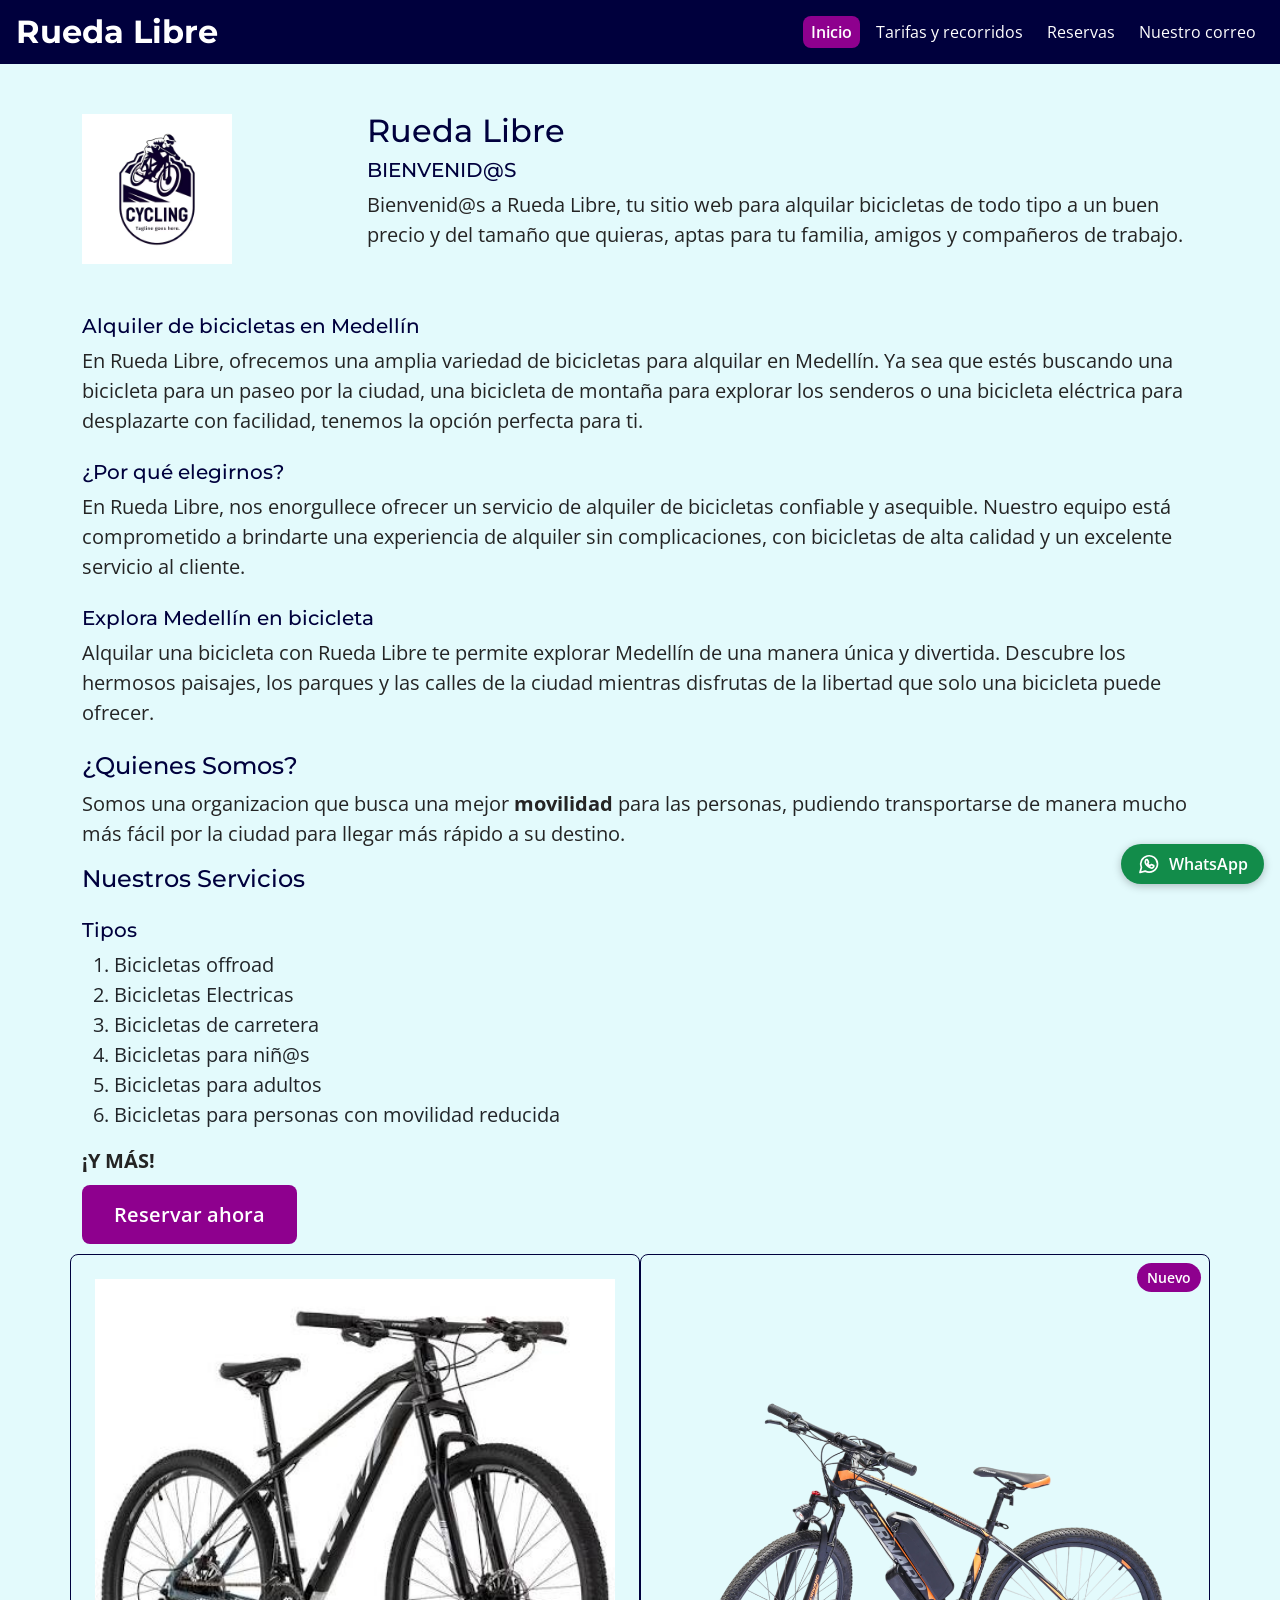
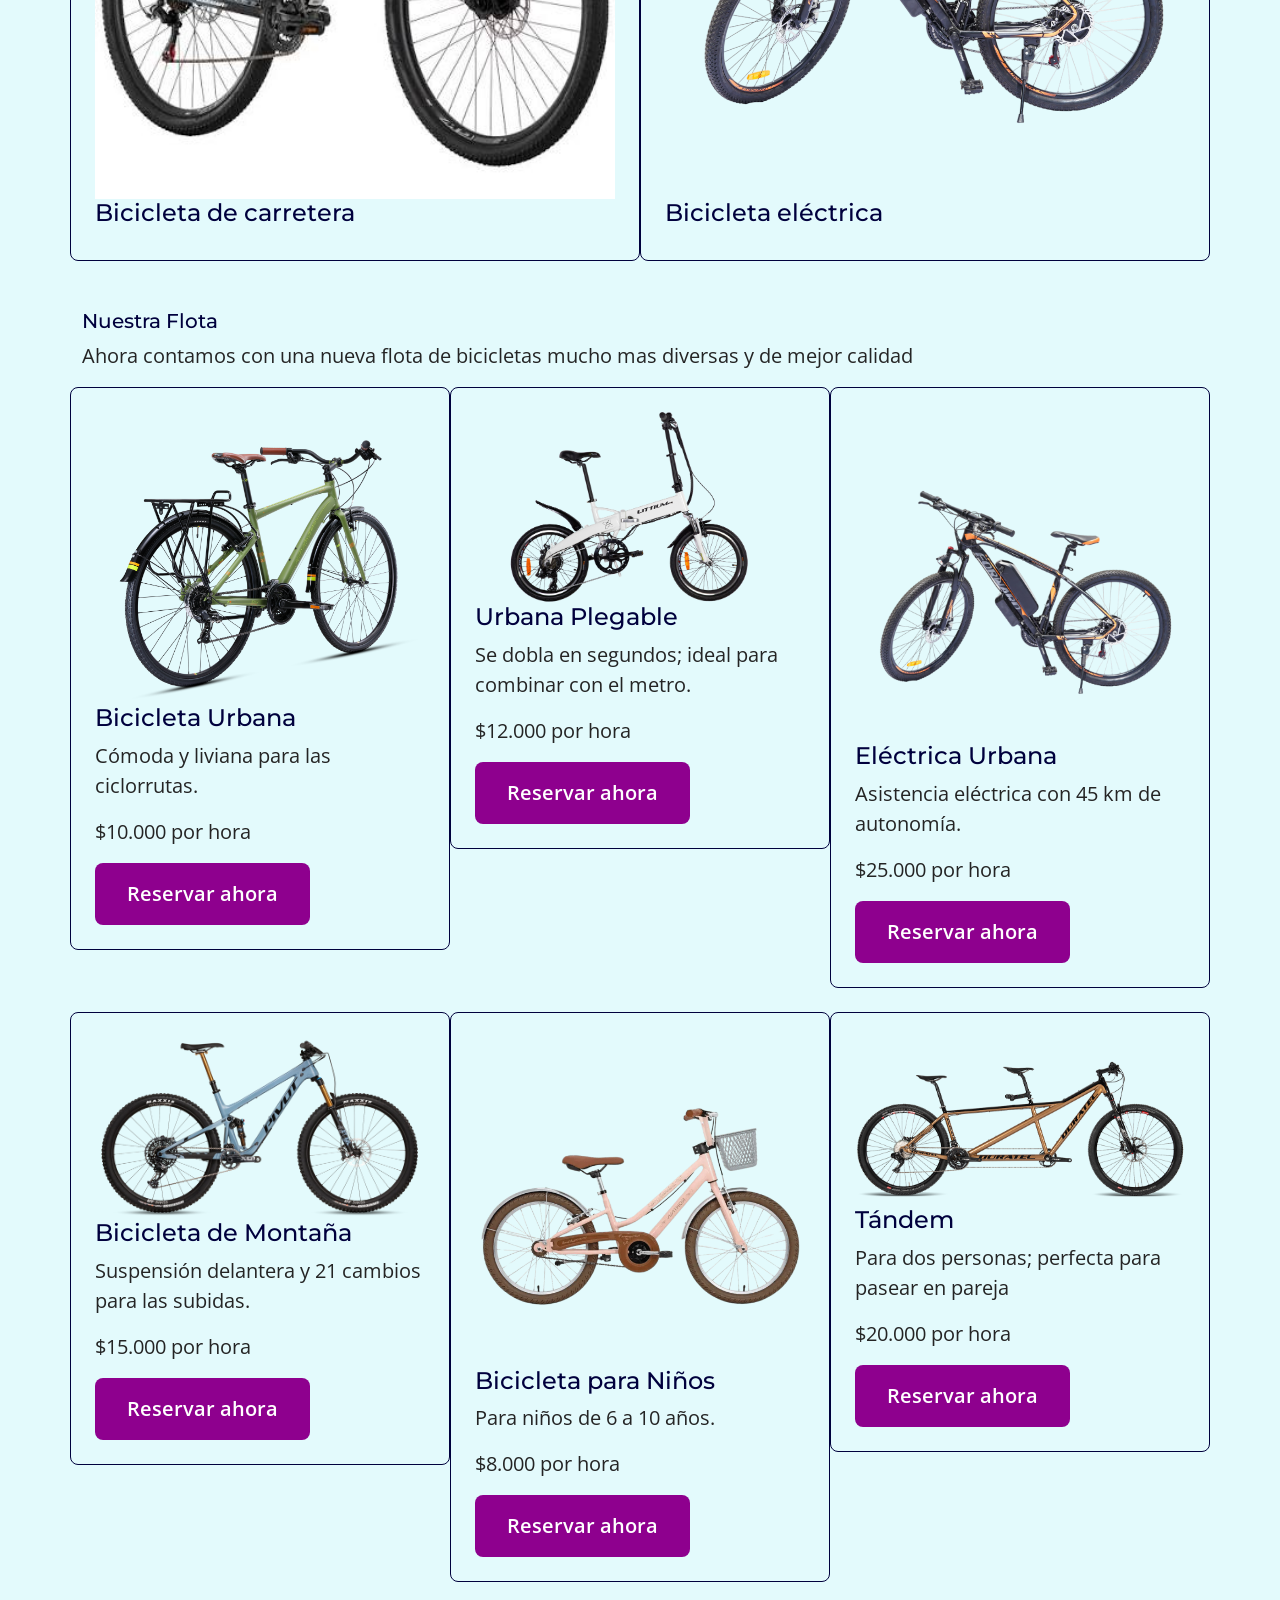
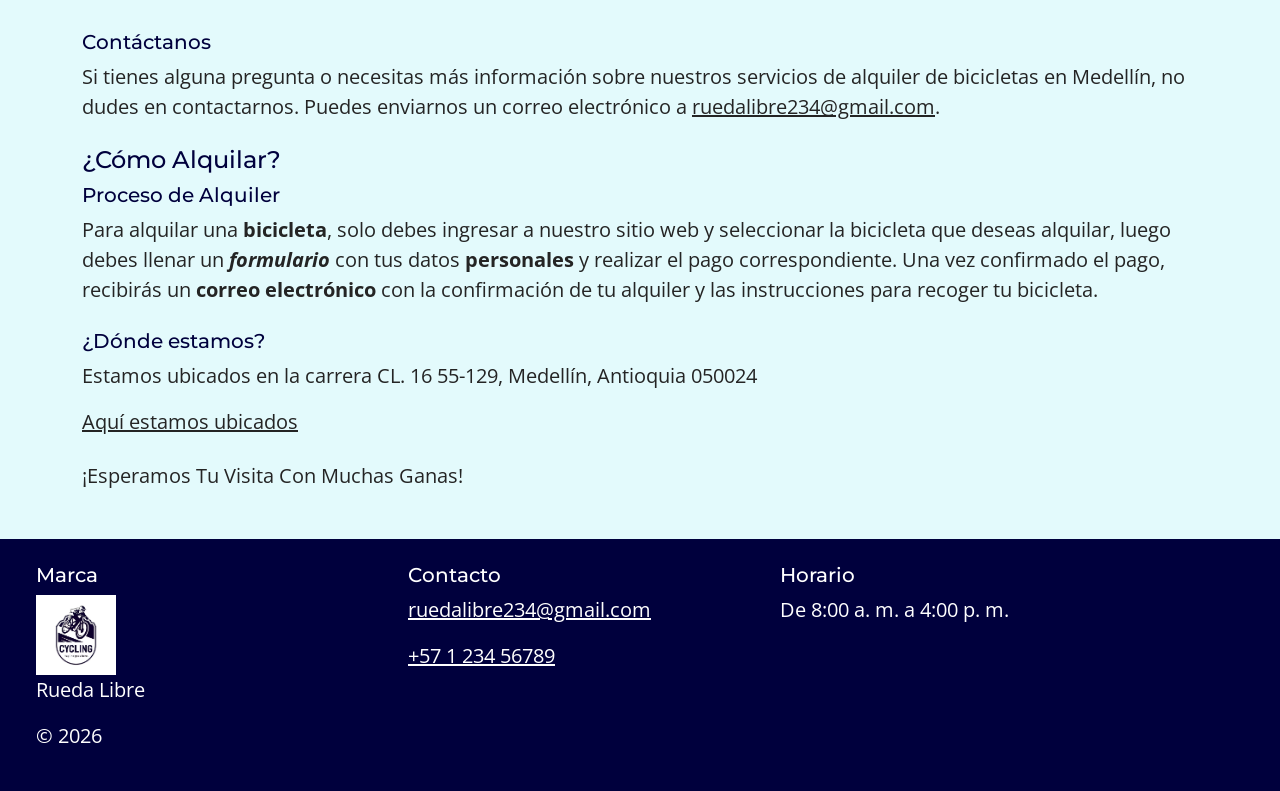
<file: index.html>
<!DOCTYPE html>
<html lang="es">

<head>
    <link rel="preconnect" href="https://fonts.googleapis.com">
    <link rel="preconnect" href="https://fonts.gstatic.com" crossorigin>
    <link
        href="https://fonts.googleapis.com/css2?family=Montserrat:ital,wght@0,100..900;1,100..900&family=Noto+Serif:ital,wght@0,100..900;1,100..900&family=Open+Sans:ital,wght@0,300..800;1,300..800&family=Ubuntu:ital,wght@0,300;0,400;0,500;0,700;1,300;1,400;1,500;1,700&display=swap"
        rel="stylesheet">

    <meta charset="UTF-8">
    <meta name="viewport" content="width=device-width, initial-scale=1.0">
    <title>Rueda Libre | Alquiler de bicicletas en Medellín</title>
    <link href="https://cdn.jsdelivr.net/npm/bootstrap@5.3.8/dist/css/bootstrap.min.css" rel="stylesheet"
        integrity="sha384-sRIl4kxILFvY47J16cr9ZwB07vP4J8+LH7qKQnuqkuIAvNWLzeN8tE5YBujZqJLB" crossorigin="anonymous">
    <link rel="stylesheet" href="CSS/styles.css">
</head>

<body>
    <header class="d-flex flex-column flex-md-row align-items-center justify-content-md-between gap-2 px-3 py-2">
        <a class="brand" href="index.html">Rueda Libre</a>
        <nav class="menu align-self-stretch align-self-md-auto d-flex flex-wrap justify-content-center justify-content-md-end gap-2" aria-label="Navegación principal">
            <a class="px-2 py-1 fs-6" id="activo" href="index.html">Inicio</a>
            <a class="px-2 py-1 fs-6" href="paginas/tarifas.html">Tarifas y recorridos</a>
            <a class="px-2 py-1 fs-6" href="paginas/reservas.html">Reservas</a>
            <a class="px-2 py-1 fs-6" href="mailto:ruedalibre234@gmail.com">Nuestro correo</a>
        </nav>
    </header>

    <main class="container">
        <section class="portada row align-items-center g-4 py-5 text-center text-md-start">
            <div class="col-12 col-md-4 col-xl-3">
                <img class="img-fluid" src="img/diseno-plantilla-logotipo-bicicleta_23-2150332110.avif" alt="Logo de Rueda Libre"
                    width="150" height="150">
            </div>
            <div class="col-12 col-md-8 col-xl-9">
                <h1>Rueda Libre</h1>
                <h2>BIENVENID@S</h2>
                <p>Bienvenid@s a Rueda Libre, tu sitio web para alquilar bicicletas de todo tipo a un buen precio y del
                    tamaño que quieras, aptas para tu familia, amigos y compañeros de trabajo.</p>
            </div>
        </section>

        <section class="bienvenida mb-4">
            <h2>Alquiler de bicicletas en Medellín</h2>
            <p>En Rueda Libre, ofrecemos una amplia variedad de bicicletas para alquilar en Medellín. Ya sea que estés
                buscando una bicicleta para un paseo por la ciudad, una bicicleta de montaña para explorar los senderos
                o una bicicleta eléctrica para desplazarte con facilidad, tenemos la opción perfecta para ti.</p>
        </section>

        <section class="bienvenida mb-4">
            <h2>¿Por qué elegirnos?</h2>
            <p>En Rueda Libre, nos enorgullece ofrecer un servicio de alquiler de bicicletas confiable y asequible.
                Nuestro equipo está comprometido a brindarte una experiencia de alquiler sin complicaciones, con
                bicicletas de alta calidad y un excelente servicio al cliente.</p>
        </section>

        <section class="bienvenida mb-4">
            <h2>Explora Medellín en bicicleta</h2>
            <p>Alquilar una bicicleta con Rueda Libre te permite explorar Medellín de una manera única y divertida.
                Descubre los hermosos paisajes, los parques y las calles de la ciudad mientras disfrutas de la libertad
                que solo una bicicleta puede ofrecer.</p>
        </section>

        <section class="bienvenida mb-4">
            <h3>¿Quienes Somos?</h3>
            <p>Somos una organizacion que busca una mejor <strong>movilidad</strong> para las personas, pudiendo
                transportarse de manera mucho más fácil por la ciudad para llegar más rápido a su destino.</p>
            <h3>Nuestros Servicios</h3>
        </section>

        <section class="mb-4">
            <h4>Tipos</h4>
            <ol>
                <li>Bicicletas offroad</li>
                <li>Bicicletas Electricas</li>
                <li>Bicicletas de carretera</li>
                <li>Bicicletas para niñ@s</li>
                <li>Bicicletas para adultos</li>
                <li>Bicicletas para personas con movilidad reducida</li>
            </ol>
            <p><strong>¡Y MÁS!</strong></p>
        </section>

        <section class="mb-4">
            <a class="btn-action" href="paginas/reservas.html">Reservar ahora</a>
        </section>

        <section class="row row-cols-1 row-cols-md-2 g-4 mb-5">
            <article class="servicio col">
                <img class="img-fluid w-100" src="img/bicleta.jpeg" alt="Bicicleta de carretera" width="170" height="170">
                <h3>Bicicleta de carretera</h3>
            </article>
            <article class="servicio col position-relative">
                <span class="etiqueta-nuevo position-absolute top-0 end-0 m-2">Nuevo</span>
                <img class="img-fluid w-100" src="img/bicicleta electrica.jpeg" alt="Bicicleta eléctrica" width="170" height="170">
                <h3>Bicicleta eléctrica</h3>
            </article>
        </section>
        <section class="flota mb-5" aria-labelledby="flota-titulo">
            <h2 id="flota-titulo">Nuestra Flota</h2>
            <p>Ahora contamos con una nueva flota de bicicletas mucho mas diversas y de mejor calidad</p>
            <div class="row row-cols-1 row-cols-md-2 row-cols-xl-3 g-4">
                <article class="BNEW col d-flex flex-column h-100">
                    <img class="img-fluid w-100" src="./img/Urbana.png" alt="Bicicleta Urbana" width="170" height="170">
                    <h3>Bicicleta Urbana</h3>
                    <p>Cómoda y liviana para las ciclorrutas.</p>
                    <p>$10.000 por hora</p>
                    <a class="btn-action mt-auto align-self-start" href="paginas/reservas.html">Reservar ahora</a>
                </article>
                <article class="BNEW col d-flex flex-column h-100">
                    <img class="img-fluid w-100" src="./img/bicicleta urbana plegable.png" alt="Bicicleta Urbana Plegable" width="170" height="170">
                    <h3>Urbana Plegable</h3>
                    <p>Se dobla en segundos; ideal para combinar con el metro.</p>
                    <p>$12.000 por hora</p>
                    <a class="btn-action mt-auto align-self-start" href="paginas/reservas.html">Reservar ahora</a>
                </article>
                <article class="BNEW col d-flex flex-column h-100">
                    <img class="img-fluid w-100" src="./img/bicicleta electrica.jpeg" alt="Bicicleta Eléctrica" width="170" height="170">
                    <h3>Eléctrica Urbana</h3>
                    <p>Asistencia eléctrica con 45 km de autonomía.</p>
                    <p>$25.000 por hora</p>
                    <a class="btn-action mt-auto align-self-start" href="paginas/reservas.html">Reservar ahora</a>
                </article>
                <article class="BNEW col d-flex flex-column h-100">
                    <img class="img-fluid w-100" src="./img/Montaña trail.webp" alt="Bicicleta de Montaña" width="170" height="170">
                    <h3>Bicicleta de Montaña</h3>
                    <p>Suspensión delantera y 21 cambios para las subidas.</p>
                    <p>$15.000 por hora</p>
                    <a class="btn-action mt-auto align-self-start" href="paginas/reservas.html">Reservar ahora</a>
                </article>
                <article class="BNEW col d-flex flex-column h-100">
                    <img class="img-fluid w-100" src="./img/Bicicleta Infantil.png" alt="Bicicleta para Niños" width="170" height="170">
                    <h3>Bicicleta para Niños</h3>
                    <p>Para niños de 6 a 10 años.</p>
                    <p>$8.000 por hora</p>
                    <a class="btn-action mt-auto align-self-start" href="paginas/reservas.html">Reservar ahora</a>
                </article>
                <article class="BNEW col d-flex flex-column h-100">
                    <img class="img-fluid w-100" src="./img/Tandem.png" alt="Bicicleta tándem para dos personas" width="170" height="170">
                    <h3>Tándem</h3>
                    <p>Para dos personas; perfecta para pasear en pareja</p>
                    <p>$20.000 por hora</p>
                    <a class="btn-action mt-auto align-self-start" href="paginas/reservas.html">Reservar ahora</a>
                </article>
            </div>
        </section>

        <div class="s-contacto mb-4">
            <h2>Contáctanos</h2>
            <p>Si tienes alguna pregunta o necesitas más información sobre nuestros servicios de alquiler de bicicletas
                en Medellín, no dudes en contactarnos. Puedes enviarnos un correo electrónico a <a
                href="mailto:ruedalibre234@gmail.com">ruedalibre234@gmail.com</a>.</p>
            </div>

        <section class="bienvenida mb-4">
            <h3>¿Cómo Alquilar?</h3>
            <h4>Proceso de Alquiler</h4>
            <p>Para alquilar una <strong>bicicleta</strong>, solo debes ingresar a nuestro sitio web y seleccionar la
                bicicleta que deseas alquilar, luego debes llenar un <strong><em>formulario</em></strong> con tus datos
                <strong>personales</strong> y realizar el pago correspondiente. Una vez confirmado el pago, recibirás un
                <strong>correo electrónico</strong> con la confirmación de tu alquiler y las instrucciones para recoger
                tu bicicleta.</p>
        </section>

        <section class="bienvenida mb-4">
            <h2>¿Dónde estamos?</h2>
            <p>Estamos ubicados en la carrera CL. 16 55-129, Medellín, Antioquia 050024</p>
            <a href="https://maps.app.goo.gl/ZMRXwGkjtcKEMy4a8">Aquí estamos ubicados</a>
        </section>

        <p>¡Esperamos Tu Visita Con Muchas Ganas!</p>
    </main>

    <footer class="mt-5 p-4">
        <div class="container row row-cols-1 row-cols-md-3 g-4">
            <section aria-labelledby="footer-marca">
                <h2 id="footer-marca">Marca</h2>
                <img class="img-fluid" src="img/diseno-plantilla-logotipo-bicicleta_23-2150332110.avif" alt="Logo de Rueda Libre"
                    width="80" height="80">
                <p>Rueda Libre</p>
                <p>&copy; 2026</p>
            </section>
            <section aria-labelledby="footer-contacto">
                <h2 id="footer-contacto">Contacto</h2>
                <p><a href="mailto:ruedalibre234@gmail.com">ruedalibre234@gmail.com</a></p>
                <p><a href="tel:+57123456789">+57 1 234 56789</a></p>
            </section>
            <section aria-labelledby="footer-horario">
                <h2 id="footer-horario">Horario</h2>
                <p>De 8:00 a. m. a 4:00 p. m.</p>
            </section>
        </div>
    </footer>
    <a class="whatsapp-float position-fixed bottom-0 end-0 m-3 d-inline-flex align-items-center gap-2 px-3 py-2"
        href="https://wa.me/57123456789?text=Hola%2C%20quiero%20informaci%C3%B3n%20sobre%20el%20alquiler%20de%20bicicletas."
        target="_blank" rel="noopener noreferrer" aria-label="Contáctanos por WhatsApp">
        <svg aria-hidden="true" viewBox="0 0 24 24" focusable="false">
            <path d="M20.5 11.7a8.4 8.4 0 0 1-12.4 7.4L3 20.5l1.4-5a8.4 8.4 0 1 1 16.1-3.8Z" />
            <path
                d="M8.8 8.2c.2-.5.5-.5.8-.5h.5c.2 0 .4.1.5.4l.8 1.8c.1.2.1.4 0 .6l-.6.7c-.2.2-.2.4 0 .6.5.8 1.1 1.4 1.9 1.9.2.1.4.1.6-.1l.8-.9c.2-.2.4-.2.6-.1l1.7.8c.3.1.4.3.4.5 0 .3-.2 1.1-.7 1.5-.5.5-1.2.7-1.9.6-1.1-.2-2.4-.8-3.7-2-1.1-1-2-2.3-2.2-3.4-.2-.9.1-1.7.5-2.4Z" />
        </svg>
        <span>WhatsApp</span>
    </a>
</body>

</html>
</file>
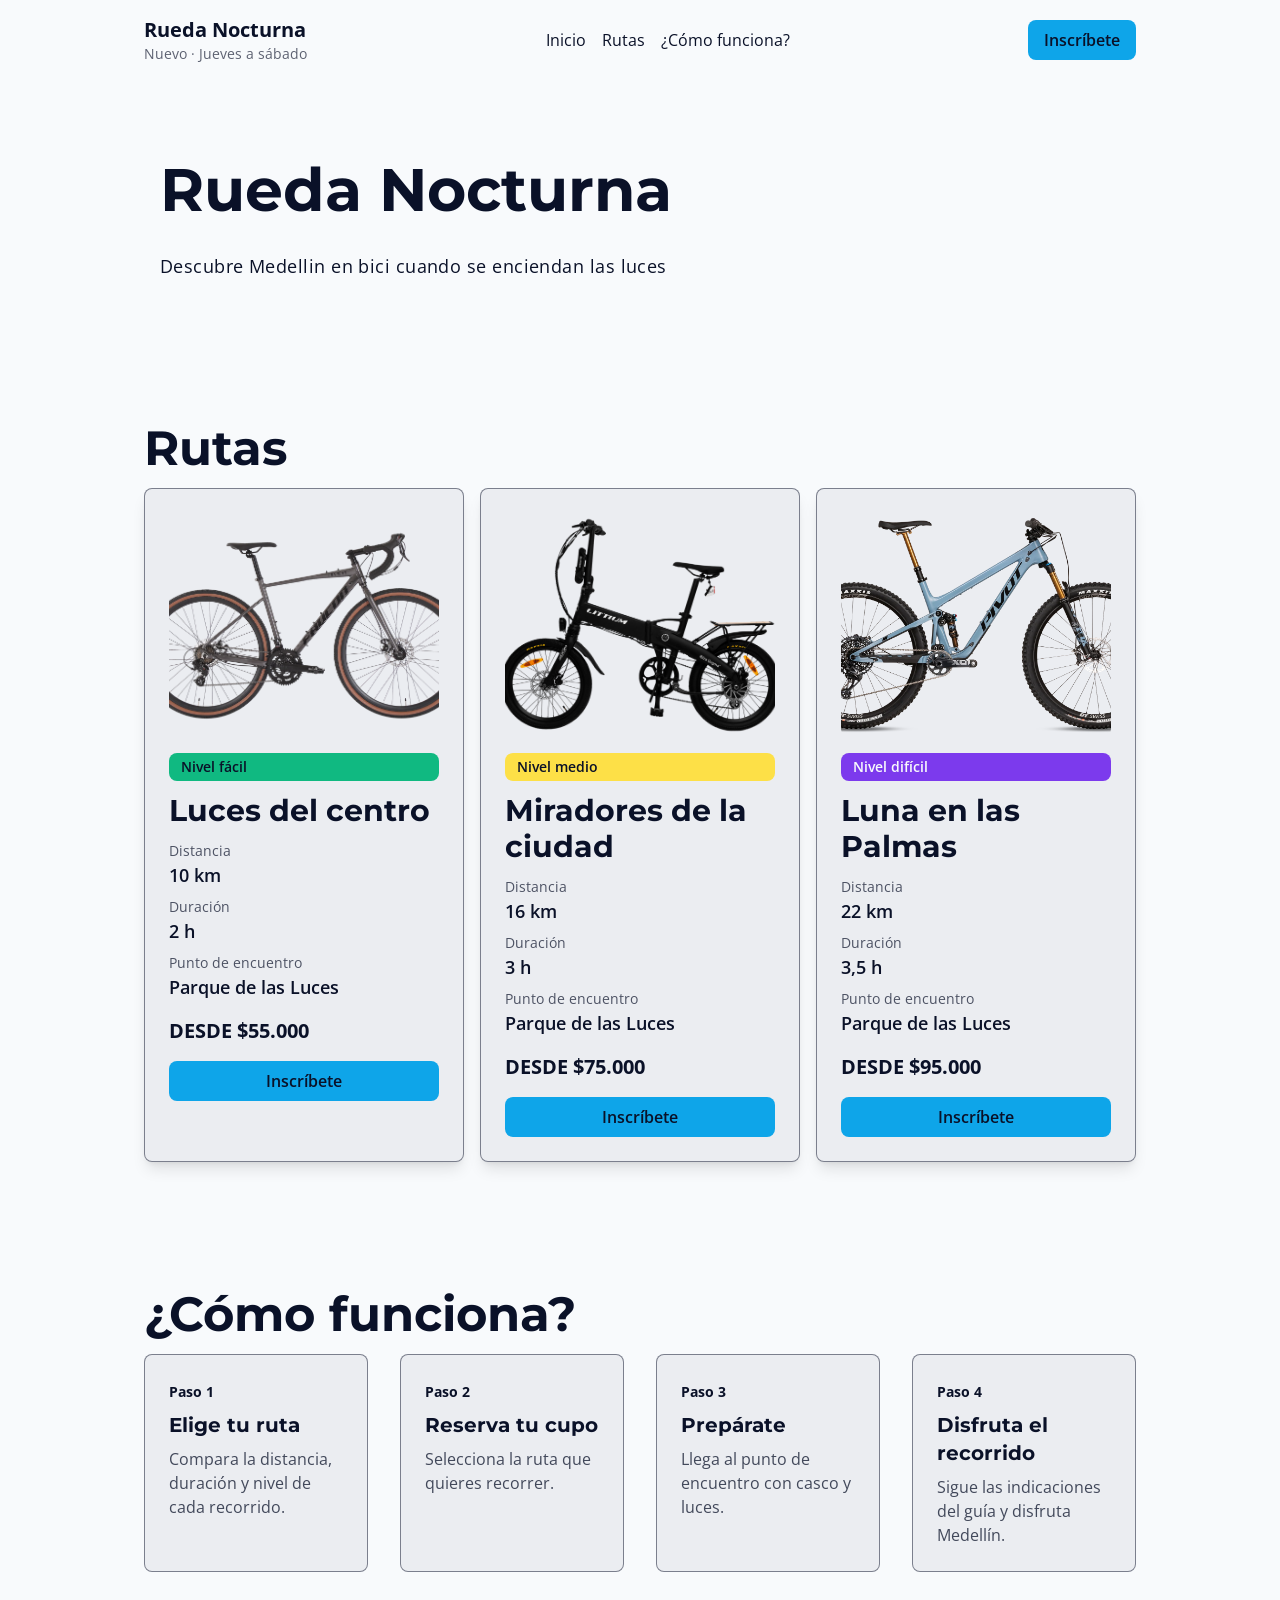
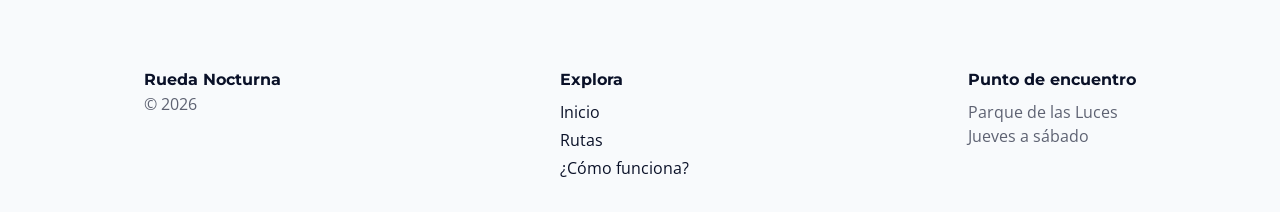
<file: nocturna/index.html>
<!DOCTYPE html>
<html lang="es">
<head>
  <meta charset="UTF-8">
  <meta name="viewport" content="width=device-width, initial-scale=1.0">
  <title>Rueda Nocturna</title>
  <link rel="preconnect" href="https://fonts.googleapis.com">
  <link rel="preconnect" href="https://fonts.gstatic.com" crossorigin>
  <link href="https://fonts.googleapis.com/css2?family=Montserrat:wght@400;500;600;700;800&family=Open+Sans:wght@400;500;600;700;800&display=swap" rel="stylesheet">
  <link href="./src/output.css" rel="stylesheet">
</head>
<body class="min-h-screen bg-luz-lunar text-azul-nocturno dark:bg-azul-nocturno dark:text-luz-lunar">
  <header class="bg-luz-lunar text-azul-nocturno dark:bg-azul-nocturno dark:text-luz-lunar">
    <div class="flex max-w-5xl flex-col items-center justify-between mx-auto gap-4 px-4 py-4 md:flex-row">
      <a href="#inicio" class="text-center font-bold text-xl md:text-left">Rueda Nocturna<span class="block text-sm font-normal text-azul-nocturno/65 dark:text-luz-lunar/65">Nuevo · Jueves a sábado</span></a>
      <nav aria-label="Navegación principal" class="hidden flex-wrap justify-center gap-4 md:flex">
        <a href="#inicio" class="text-azul-nocturno hover:text-violeta-neon dark:text-azul-electrico dark:hover:text-amarillo-farol focus-visible:outline-none focus-visible:ring-2 focus-visible:ring-azul-nocturno dark:focus-visible:ring-amarillo-farol">Inicio</a>
        <a href="#rutas" class="text-azul-nocturno hover:text-violeta-neon dark:text-azul-electrico dark:hover:text-amarillo-farol focus-visible:outline-none focus-visible:ring-2 focus-visible:ring-azul-nocturno dark:focus-visible:ring-amarillo-farol">Rutas</a>
        <a href="#como-funciona" class="text-azul-nocturno hover:text-violeta-neon dark:text-azul-electrico dark:hover:text-amarillo-farol focus-visible:outline-none focus-visible:ring-2 focus-visible:ring-azul-nocturno dark:focus-visible:ring-amarillo-farol">¿Cómo funciona?</a>
      </nav>
      <a href="#rutas" class="btn-primary">Inscríbete</a>
    </div>
  </header>

  <main class="bg-luz-lunar dark:bg-azul-nocturno">
    <section id="inicio" aria-labelledby="inicio-titulo" class="py-10 sm:py-12 lg:py-16">
      <div class="max-w-5xl mx-auto px-4">
        <h1 id="inicio-titulo" class="p-4 text-4xl font-bold bg-luz-lunar sm:text-5xl lg:text-6xl dark:bg-azul-nocturno">Rueda Nocturna</h1>
        <p class="p-4 text-base tracking-wide sm:text-lg">Descubre Medellin en bici cuando se enciendan las luces</p>
      </div>
    </section>

    <section id="rutas" aria-labelledby="rutas-titulo" class="py-10 sm:py-12 lg:py-16">
      <div class="max-w-5xl mx-auto px-4">
        <h2 id="rutas-titulo" class="mb-4 text-3xl font-bold sm:text-4xl lg:text-5xl">Rutas</h2>
        <div class="grid grid-cols-1 gap-4 sm:grid-cols-2 lg:grid-cols-3">
        <article class="flex h-full flex-col overflow-hidden p-4 rounded-lg border border-azul-nocturno/50 bg-azul-nocturno/5 shadow-lg transition-all duration-300 hover:border-violeta-neon hover:shadow-xl dark:border-luz-lunar/40 dark:bg-luz-lunar/5 dark:hover:border-azul-electrico sm:p-5 lg:p-6">
          <img src="../img/Gravel Aventura.png" alt="Bicicleta Gravel para recorrer las calles de Medellín de noche" class="h-56 w-full object-cover mb-4 rounded-lg" width="600" height="400">
          <span class="inline-block px-3 py-1 text-sm font-semibold rounded-lg bg-verde-ruta text-azul-nocturno">Nivel fácil</span>
          <h3 class="mt-3 font-bold text-xl sm:text-2xl lg:text-3xl">Luces del centro</h3>
          <ul class="mt-3 space-y-2 text-base sm:text-lg">
            <li><span class="block text-sm text-azul-nocturno/70 dark:text-luz-lunar/65">Distancia</span><strong class="font-semibold">10 km</strong></li>
            <li><span class="block text-sm text-azul-nocturno/70 dark:text-luz-lunar/65">Duración</span><strong class="font-semibold">2 h</strong></li>
            <li><span class="block text-sm text-azul-nocturno/70 dark:text-luz-lunar/65">Punto de encuentro</span><strong class="font-semibold">Parque de las Luces</strong></li>
          </ul>
          <p class="mt-4 text-lg font-bold uppercase sm:text-xl">Desde $55.000</p>
          <button class="w-full mt-4 btn-primary">Inscríbete</button>
        </article>
        <article class="flex h-full flex-col overflow-hidden p-4 rounded-lg border border-azul-nocturno/50 bg-azul-nocturno/5 shadow-lg transition-all duration-300 hover:border-violeta-neon hover:shadow-xl dark:border-luz-lunar/40 dark:bg-luz-lunar/5 dark:hover:border-azul-electrico sm:p-5 lg:p-6">
          <img src="../img/Electrica Urbana.png" alt="Bicicleta eléctrica para subir a los miradores de Medellín" class="h-56 w-full object-cover mb-4 rounded-lg" width="600" height="400">
          <span class="inline-block px-3 py-1 text-sm font-semibold rounded-lg bg-amarillo-farol text-azul-nocturno">Nivel medio</span>
          <h3 class="mt-3 font-bold text-xl sm:text-2xl lg:text-3xl">Miradores de la ciudad</h3>
          <ul class="mt-3 space-y-2 text-base sm:text-lg">
            <li><span class="block text-sm text-azul-nocturno/70 dark:text-luz-lunar/65">Distancia</span><strong class="font-semibold">16 km</strong></li>
            <li><span class="block text-sm text-azul-nocturno/70 dark:text-luz-lunar/65">Duración</span><strong class="font-semibold">3 h</strong></li>
            <li><span class="block text-sm text-azul-nocturno/70 dark:text-luz-lunar/65">Punto de encuentro</span><strong class="font-semibold">Parque de las Luces</strong></li>
          </ul>
          <p class="mt-4 text-lg font-bold uppercase sm:text-xl">Desde $75.000</p>
          <button class="w-full mt-4 btn-primary">Inscríbete</button>
        </article>
        <article class="flex h-full flex-col overflow-hidden p-4 rounded-lg border border-azul-nocturno/50 bg-azul-nocturno/5 shadow-lg transition-all duration-300 hover:border-violeta-neon hover:shadow-xl dark:border-luz-lunar/40 dark:bg-luz-lunar/5 dark:hover:border-azul-electrico sm:p-5 lg:p-6">
          <img src="../img/Montaña trail.webp" alt="Bicicleta de montaña para recorrer Las Palmas de noche" class="h-56 w-full object-cover mb-4 rounded-lg" width="600" height="400">
          <span class="inline-block px-3 py-1 text-sm font-semibold rounded-lg bg-violeta-neon text-luz-lunar">Nivel difícil</span>
          <h3 class="mt-3 font-bold text-xl sm:text-2xl lg:text-3xl">Luna en las Palmas</h3>
          <ul class="mt-3 space-y-2 text-base sm:text-lg">
            <li><span class="block text-sm text-azul-nocturno/70 dark:text-luz-lunar/65">Distancia</span><strong class="font-semibold">22 km</strong></li>
            <li><span class="block text-sm text-azul-nocturno/70 dark:text-luz-lunar/65">Duración</span><strong class="font-semibold">3,5 h</strong></li>
            <li><span class="block text-sm text-azul-nocturno/70 dark:text-luz-lunar/65">Punto de encuentro</span><strong class="font-semibold">Parque de las Luces</strong></li>
          </ul>
          <p class="mt-4 text-lg font-bold uppercase sm:text-xl">Desde $95.000</p>
          <button class="w-full mt-4 btn-primary">Inscríbete</button>
        </article>
        </div>
      </div>
    </section>

    <section id="como-funciona" aria-labelledby="como-funciona-titulo" class="py-10 sm:py-12 lg:py-16">
      <div class="max-w-5xl mx-auto px-4">
        <h2 id="como-funciona-titulo" class="mb-4 text-3xl font-bold sm:text-4xl lg:text-5xl">¿Cómo funciona?</h2>
        <ol class="grid grid-cols-1 gap-4 sm:grid-cols-2 sm:gap-6 lg:grid-cols-4 lg:gap-8">
          <li class="p-4 rounded-lg border border-azul-nocturno/50 bg-azul-nocturno/5 sm:p-5 lg:p-6 dark:border-luz-lunar/40 dark:bg-luz-lunar/5">
            <span class="text-sm font-bold text-azul-nocturno dark:text-azul-electrico">Paso 1</span>
            <h3 class="mt-2 text-lg font-bold sm:text-xl">Elige tu ruta</h3>
            <p class="mt-2 text-azul-nocturno/75 dark:text-luz-lunar/80">Compara la distancia, duración y nivel de cada recorrido.</p>
          </li>
          <li class="p-4 rounded-lg border border-azul-nocturno/50 bg-azul-nocturno/5 sm:p-5 lg:p-6 dark:border-luz-lunar/40 dark:bg-luz-lunar/5">
            <span class="text-sm font-bold text-azul-nocturno dark:text-azul-electrico">Paso 2</span>
            <h3 class="mt-2 text-lg font-bold sm:text-xl">Reserva tu cupo</h3>
            <p class="mt-2 text-azul-nocturno/75 dark:text-luz-lunar/80">Selecciona la ruta que quieres recorrer.</p>
          </li>
          <li class="p-4 rounded-lg border border-azul-nocturno/50 bg-azul-nocturno/5 sm:p-5 lg:p-6 dark:border-luz-lunar/40 dark:bg-luz-lunar/5">
            <span class="text-sm font-bold text-azul-nocturno dark:text-azul-electrico">Paso 3</span>
            <h3 class="mt-2 text-lg font-bold sm:text-xl">Prepárate</h3>
            <p class="mt-2 text-azul-nocturno/75 dark:text-luz-lunar/80">Llega al punto de encuentro con casco y luces.</p>
          </li>
          <li class="p-4 rounded-lg border border-azul-nocturno/50 bg-azul-nocturno/5 sm:p-5 lg:p-6 dark:border-luz-lunar/40 dark:bg-luz-lunar/5">
            <span class="text-sm font-bold text-azul-nocturno dark:text-azul-electrico">Paso 4</span>
            <h3 class="mt-2 text-lg font-bold sm:text-xl">Disfruta el recorrido</h3>
            <p class="mt-2 text-azul-nocturno/75 dark:text-luz-lunar/80">Sigue las indicaciones del guía y disfruta Medellín.</p>
          </li>
        </ol>
      </div>
    </section>
  </main>

  <footer class="py-6 bg-luz-lunar text-azul-nocturno dark:bg-azul-nocturno dark:text-luz-lunar md:py-8">
    <div class="flex max-w-5xl flex-col mx-auto gap-6 px-4 md:flex-row md:justify-between lg:gap-10">
      <section aria-labelledby="pie-marca">
        <h2 id="pie-marca" class="font-bold">Rueda Nocturna</h2>
        <p class="text-azul-nocturno/65 dark:text-luz-lunar/65">&copy; 2026</p>
      </section>
      <nav aria-labelledby="pie-navegacion">
        <h2 id="pie-navegacion" class="font-bold">Explora</h2>
        <ul class="mt-2 space-y-1">
          <li><a href="#inicio" class="text-azul-nocturno hover:text-violeta-neon dark:text-azul-electrico dark:hover:text-amarillo-farol">Inicio</a></li>
          <li><a href="#rutas" class="text-azul-nocturno hover:text-violeta-neon dark:text-azul-electrico dark:hover:text-amarillo-farol">Rutas</a></li>
          <li><a href="#como-funciona" class="text-azul-nocturno hover:text-violeta-neon dark:text-azul-electrico dark:hover:text-amarillo-farol">¿Cómo funciona?</a></li>
        </ul>
      </nav>
      <section aria-labelledby="pie-contacto">
        <h2 id="pie-contacto" class="font-bold">Punto de encuentro</h2>
        <p class="mt-2 text-azul-nocturno/65 dark:text-luz-lunar/65">Parque de las Luces</p>
        <p class="text-azul-nocturno/65 dark:text-luz-lunar/65">Jueves a sábado</p>
      </section>
    </div>
  </footer>
</body>
</html>
</file>
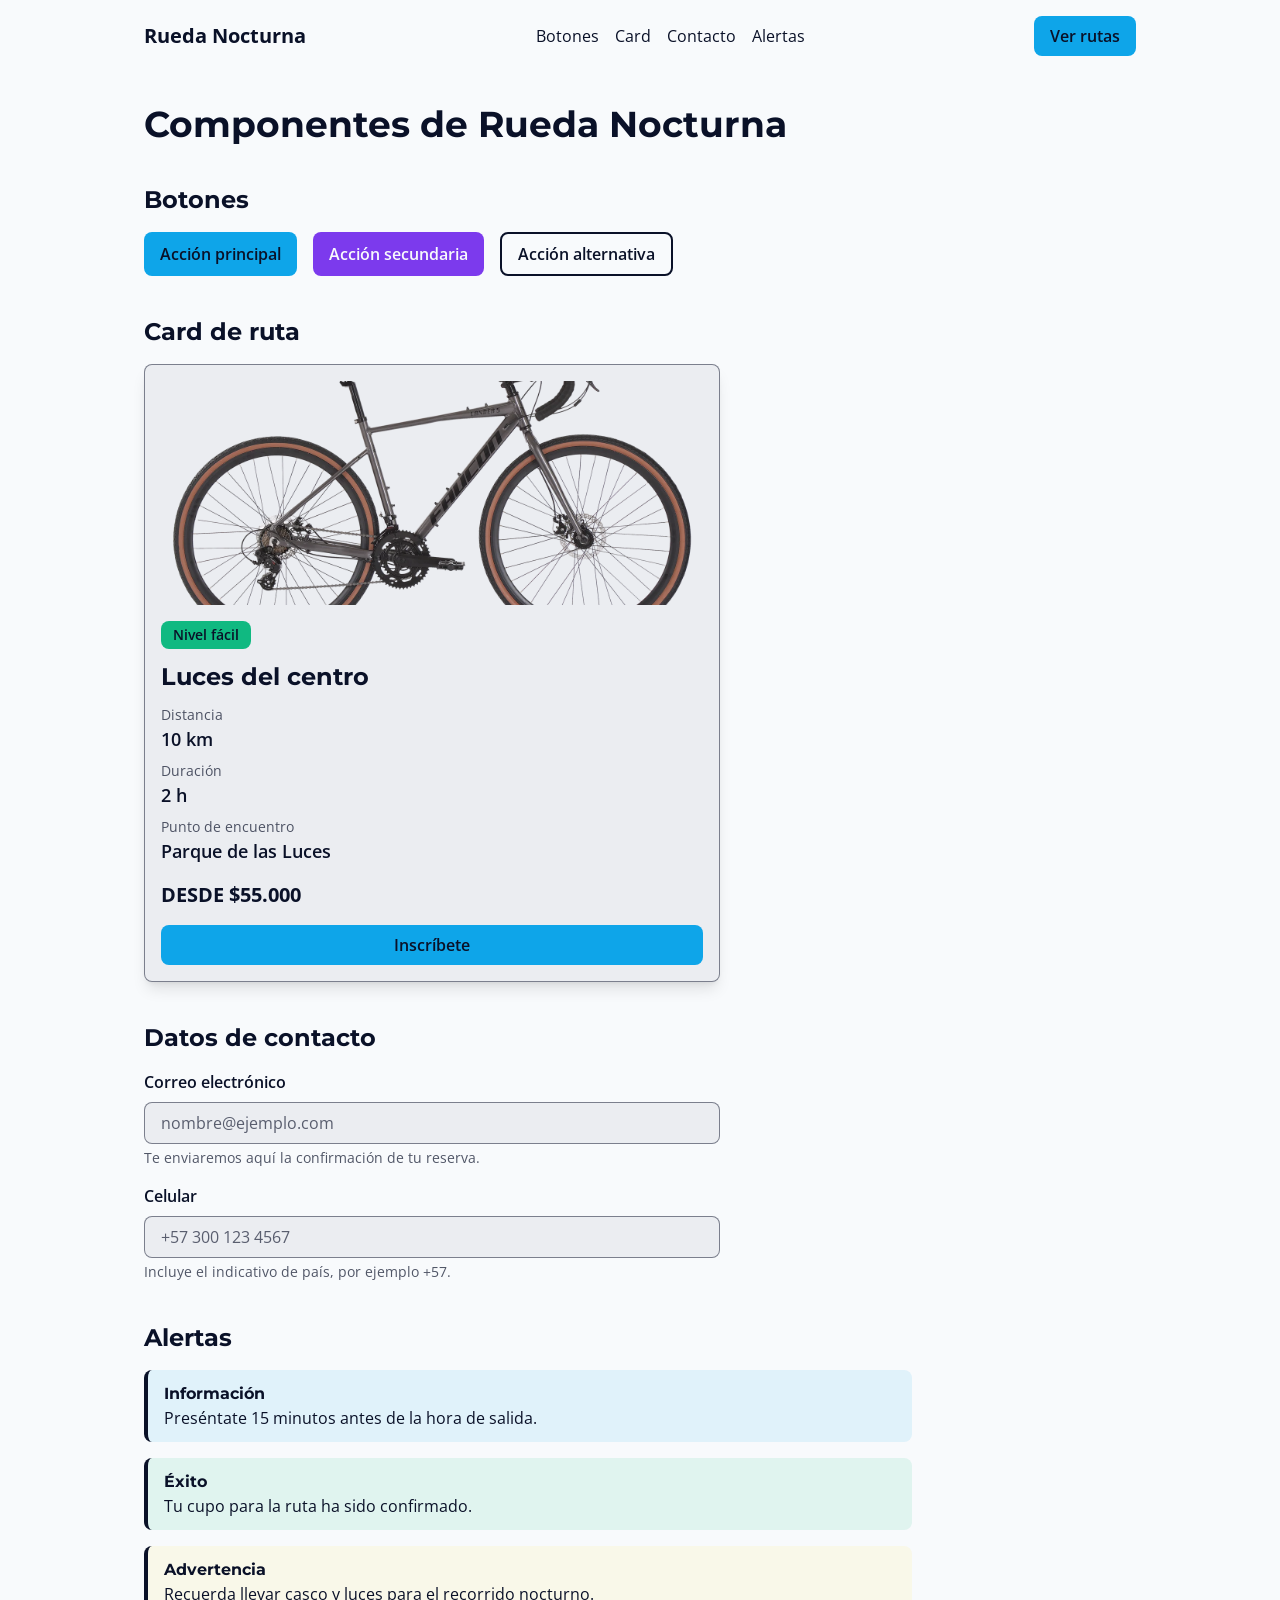
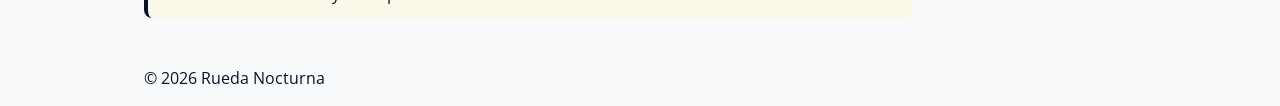
<file: nocturna/componentes.html>
<!DOCTYPE html>
<html lang="es">
<head>
  <meta charset="UTF-8">
  <meta name="viewport" content="width=device-width, initial-scale=1.0">
  <title>Componentes | Rueda Nocturna</title>
  <link rel="preconnect" href="https://fonts.googleapis.com">
  <link rel="preconnect" href="https://fonts.gstatic.com" crossorigin>
  <link href="https://fonts.googleapis.com/css2?family=Montserrat:wght@400;500;600;700;800&family=Open+Sans:wght@400;500;600;700;800&display=swap" rel="stylesheet">
  <link href="./src/output.css" rel="stylesheet">
</head>
<body class="min-h-screen bg-luz-lunar text-azul-nocturno dark:bg-azul-nocturno dark:text-luz-lunar">
  <header class="bg-luz-lunar text-azul-nocturno dark:bg-azul-nocturno dark:text-luz-lunar">
    <div class="flex max-w-5xl flex-col items-center justify-between mx-auto gap-4 px-4 py-4 md:flex-row">
      <a href="#inicio" class="text-center font-bold text-xl md:text-left">Rueda Nocturna</a>
      <nav aria-label="Navegación de componentes" class="flex flex-wrap justify-center gap-4">
        <a href="#botones" class="text-azul-nocturno hover:text-violeta-neon dark:text-azul-electrico dark:hover:text-amarillo-farol focus-visible:outline-none focus-visible:ring-2 focus-visible:ring-azul-nocturno dark:focus-visible:ring-amarillo-farol">Botones</a>
        <a href="#ruta" class="text-azul-nocturno hover:text-violeta-neon dark:text-azul-electrico dark:hover:text-amarillo-farol focus-visible:outline-none focus-visible:ring-2 focus-visible:ring-azul-nocturno dark:focus-visible:ring-amarillo-farol">Card</a>
        <a href="#contacto" class="text-azul-nocturno hover:text-violeta-neon dark:text-azul-electrico dark:hover:text-amarillo-farol focus-visible:outline-none focus-visible:ring-2 focus-visible:ring-azul-nocturno dark:focus-visible:ring-amarillo-farol">Contacto</a>
        <a href="#alertas" class="text-azul-nocturno hover:text-violeta-neon dark:text-azul-electrico dark:hover:text-amarillo-farol focus-visible:outline-none focus-visible:ring-2 focus-visible:ring-azul-nocturno dark:focus-visible:ring-amarillo-farol">Alertas</a>
      </nav>
      <a href="./index.html#rutas" class="btn-primary">Ver rutas</a>
    </div>
  </header>

  <main class="space-y-10 py-8">
    <section id="inicio" aria-labelledby="pagina-titulo">
      <div class="max-w-5xl mx-auto px-4">
        <h1 id="pagina-titulo" class="text-4xl font-bold">Componentes de Rueda Nocturna</h1>
      </div>
    </section>

    <section id="botones" aria-labelledby="botones-titulo">
      <div class="max-w-5xl mx-auto px-4">
        <h2 id="botones-titulo" class="mb-4 text-2xl font-bold">Botones</h2>
        <div class="flex flex-wrap gap-4">
          <button type="button" class="btn-primary">Acción principal</button>
          <button type="button" class="btn-secondary">Acción secundaria</button>
          <button type="button" class="btn-outline">Acción alternativa</button>
        </div>
      </div>
    </section>

    <section id="ruta" aria-labelledby="card-titulo">
      <div class="max-w-5xl mx-auto px-4">
        <h2 id="card-titulo" class="mb-4 text-2xl font-bold">Card de ruta</h2>
        <article class="max-w-xl overflow-hidden p-4 rounded-lg border border-azul-nocturno/50 bg-azul-nocturno/5 shadow-lg transition-all duration-300 hover:border-violeta-neon hover:shadow-xl dark:border-luz-lunar/40 dark:bg-luz-lunar/5 dark:hover:border-azul-electrico">
          <img src="../img/Gravel Aventura.png" alt="Bicicleta Gravel para recorrer las calles de Medellín de noche" class="h-56 w-full object-cover mb-4 rounded-lg" width="600" height="400">
          <span class="inline-block px-3 py-1 text-sm font-semibold rounded-lg bg-verde-ruta text-azul-nocturno">Nivel fácil</span>
          <h3 class="mt-3 text-2xl font-bold">Luces del centro</h3>
          <ul class="mt-3 space-y-2 text-lg">
            <li><span class="block text-sm text-azul-nocturno/70 dark:text-luz-lunar/65">Distancia</span><strong class="font-semibold">10 km</strong></li>
            <li><span class="block text-sm text-azul-nocturno/70 dark:text-luz-lunar/65">Duración</span><strong class="font-semibold">2 h</strong></li>
            <li><span class="block text-sm text-azul-nocturno/70 dark:text-luz-lunar/65">Punto de encuentro</span><strong class="font-semibold">Parque de las Luces</strong></li>
          </ul>
          <p class="mt-4 font-bold uppercase text-xl">Desde $55.000</p>
          <button type="button" class="w-full mt-4 btn-primary">Inscríbete</button>
        </article>
      </div>
    </section>

    <section id="contacto" aria-labelledby="contacto-titulo">
      <div class="max-w-5xl mx-auto px-4">
        <h2 id="contacto-titulo" class="mb-4 text-2xl font-bold">Datos de contacto</h2>
        <form class="max-w-xl space-y-4" aria-label="Formulario de contacto">
          <div>
            <label for="correo" class="block mb-2 font-semibold">Correo electrónico</label>
            <input id="correo" name="correo" type="email" placeholder="nombre@ejemplo.com" aria-describedby="correo-ayuda" class="w-full px-4 py-2 rounded-lg border border-azul-nocturno/50 bg-azul-nocturno/5 text-azul-nocturno placeholder:text-azul-nocturno/65 focus-visible:outline-none focus-visible:ring-2 focus-visible:ring-azul-nocturno dark:border-luz-lunar/40 dark:bg-luz-lunar/5 dark:text-luz-lunar dark:placeholder:text-luz-lunar/65 dark:focus-visible:ring-amarillo-farol focus-visible:ring-offset-2 focus-visible:ring-offset-luz-lunar dark:focus-visible:ring-offset-azul-nocturno">
            <p id="correo-ayuda" class="mt-1 text-sm text-azul-nocturno/70 dark:text-luz-lunar/65">Te enviaremos aquí la confirmación de tu reserva.</p>
          </div>
          <div>
            <label for="celular" class="block mb-2 font-semibold">Celular</label>
            <input id="celular" name="celular" type="tel" placeholder="+57 300 123 4567" aria-describedby="celular-ayuda" class="w-full px-4 py-2 rounded-lg border border-azul-nocturno/50 bg-azul-nocturno/5 text-azul-nocturno placeholder:text-azul-nocturno/65 focus-visible:outline-none focus-visible:ring-2 focus-visible:ring-azul-nocturno dark:border-luz-lunar/40 dark:bg-luz-lunar/5 dark:text-luz-lunar dark:placeholder:text-luz-lunar/65 dark:focus-visible:ring-amarillo-farol focus-visible:ring-offset-2 focus-visible:ring-offset-luz-lunar dark:focus-visible:ring-offset-azul-nocturno">
            <p id="celular-ayuda" class="mt-1 text-sm text-azul-nocturno/70 dark:text-luz-lunar/65">Incluye el indicativo de país, por ejemplo +57.</p>
          </div>
        </form>
      </div>
    </section>

    <section id="alertas" aria-labelledby="alertas-titulo">
      <div class="max-w-5xl mx-auto px-4">
        <h2 id="alertas-titulo" class="mb-4 text-2xl font-bold">Alertas</h2>
        <div class="max-w-3xl space-y-4">
          <div class="px-4 py-3 rounded-lg border-l-4 border-azul-nocturno bg-azul-electrico/10 text-azul-nocturno dark:border-azul-electrico dark:bg-azul-electrico/15 dark:text-luz-lunar">
            <h3 class="font-bold">Información</h3>
            <p>Preséntate 15 minutos antes de la hora de salida.</p>
          </div>
          <div role="status" class="px-4 py-3 rounded-lg border-l-4 border-azul-nocturno bg-verde-ruta/10 text-azul-nocturno dark:border-verde-ruta dark:bg-verde-ruta/15 dark:text-luz-lunar">
            <h3 class="font-bold">Éxito</h3>
            <p>Tu cupo para la ruta ha sido confirmado.</p>
          </div>
          <div class="px-4 py-3 rounded-lg border-l-4 border-azul-nocturno bg-amarillo-farol/10 text-azul-nocturno dark:border-amarillo-farol dark:bg-amarillo-farol/15 dark:text-luz-lunar">
            <h3 class="font-bold">Advertencia</h3>
            <p>Recuerda llevar casco y luces para el recorrido nocturno.</p>
          </div>
        </div>
      </div>
    </section>
  </main>

  <footer class="py-4 bg-luz-lunar text-azul-nocturno dark:bg-azul-nocturno dark:text-luz-lunar">
    <div class="max-w-5xl mx-auto px-4">
      <p>&copy; 2026 Rueda Nocturna</p>
    </div>
  </footer>
</body>
</html>
</file>
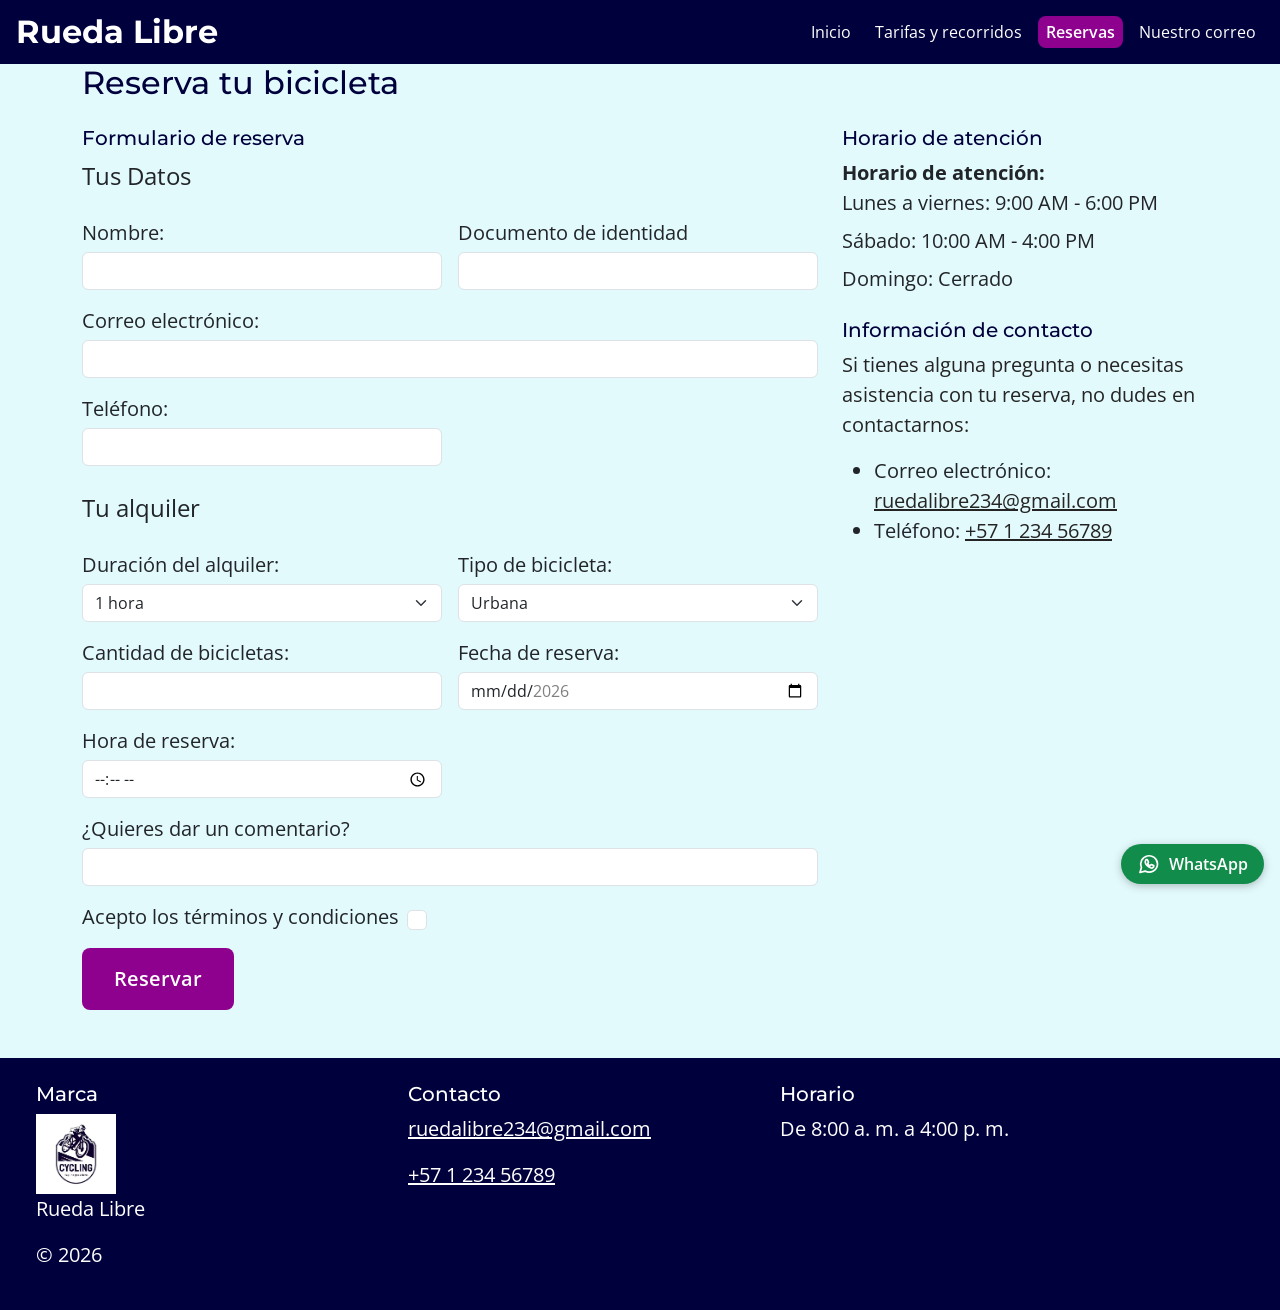
<file: paginas/reservas.html>
<!DOCTYPE html>
<html lang="es">

<head>
   <link rel="preconnect" href="https://fonts.googleapis.com">
<link rel="preconnect" href="https://fonts.gstatic.com" crossorigin>
<link href="https://fonts.googleapis.com/css2?family=Montserrat:ital,wght@0,100..900;1,100..900&family=Noto+Serif:ital,wght@0,100..900;1,100..900&family=Open+Sans:ital,wght@0,300..800;1,300..800&family=Ubuntu:ital,wght@0,300;0,400;0,500;0,700;1,300;1,400;1,500;1,700&display=swap" rel="stylesheet">
    <meta charset="UTF-8">
    <meta name="viewport" content="width=device-width, initial-scale=1.0">
    <title>Reserva tu bicicleta | Alquiler de bicicletas en Medellín</title>
    <link href="https://cdn.jsdelivr.net/npm/bootstrap@5.3.8/dist/css/bootstrap.min.css" rel="stylesheet"
        integrity="sha384-sRIl4kxILFvY47J16cr9ZwB07vP4J8+LH7qKQnuqkuIAvNWLzeN8tE5YBujZqJLB" crossorigin="anonymous">
    <link rel="stylesheet" href="../CSS/styles.css">
</head>

<body>
    <header class="d-flex flex-column flex-md-row align-items-center justify-content-md-between gap-2 px-3 py-2">
        <a class="brand" href="../index.html">Rueda Libre</a>
        <nav class="menu align-self-stretch align-self-md-auto d-flex flex-wrap justify-content-center justify-content-md-end gap-2" aria-label="Navegación principal">
            <a class="px-2 py-1 fs-6" href="../index.html">Inicio</a>
            <a class="px-2 py-1 fs-6" href="tarifas.html">Tarifas y recorridos</a>
            <a class="px-2 py-1 fs-6" id="activo" href="reservas.html">Reservas</a>
            <a class="px-2 py-1 fs-6" href="mailto:ruedalibre234@gmail.com">Nuestro correo</a>
        </nav>
    </header>

    <main class="container">
        <div class="mb-4">
            <h1>Reserva tu bicicleta</h1>
        </div>

        <div class="row g-4">
            <section class="col-12 col-md-8">
                <h2>Formulario de reserva</h2>
                <form class="form" action="/submit-reservation" method="post">
                    <fieldset class="mb-4">
                        <legend>Tus Datos</legend>
                        <div class="row g-3">
                            <div class="col-12 col-sm-6">
                                <label class="d-block mb-1" for="name">Nombre:</label>
                                <input class="form-control" type="text" id="name" name="name" required minlength="3" maxlength="100">
                            </div>
                            <div class="col-12 col-sm-6">
                                <label class="d-block mb-1" for="document">Documento de identidad</label>
                                <input class="form-control" type="text" id="document" name="document" required minlength="6" maxlength="10">
                            </div>
                            <div class="col-12">
                                <label class="d-block mb-1" for="email">Correo electrónico:</label>
                                <input class="form-control" type="email" id="email" name="email" required pattern="[a-zA-Z0-9._%+-]+@gmail\.com$">
                            </div>
                            <div class="col-12 col-sm-6">
                                <label class="d-block mb-1" for="phone">Teléfono:</label>
                                <input class="form-control" type="tel" id="phone" name="phone" required minlength="10" maxlength="10" pattern="3[0-9]{9}" inputmode="numeric" title="Ingresa un número de teléfono de 10 dígitos que empiece por 3.">
                            </div>
                        </div>
                    </fieldset>

                    <fieldset>
                        <legend>Tu alquiler</legend>
                        <div class="row g-3">
                            <div class="col-12 col-sm-6">
                                <label class="d-block mb-1" for="rental-duration">Duración del alquiler:</label>
                                <select class="form-select" id="rental-duration" name="rental-duration" required>
                                    <option value="1-hour">1 hora</option>
                                    <option value="2-hours">2 horas</option>
                                    <option value="half-day">Medio día</option>
                                    <option value="full-day">Día completo</option>
                                </select>
                            </div>
                            <div class="col-12 col-sm-6">
                                <label class="d-block mb-1" for="bike-type">Tipo de bicicleta:</label>
                                <select class="form-select" id="bike-type" name="bike-type" required>
                                    <option value="urban">Urbana</option>
                                    <option value="mountain">Montaña</option>
                                    <option value="electric">Eléctrica</option>
                                </select>
                            </div>
                            <div class="col-12 col-sm-6">
                                <label class="d-block mb-1" for="bike-quantity">Cantidad de bicicletas:</label>
                                <input class="form-control" type="number" id="bike-quantity" name="bike-quantity" required min="1" max="6">
                            </div>
                            <div class="col-12 col-sm-6">
                                <label class="d-block mb-1" for="date">Fecha de reserva:</label>
                                <input class="form-control" type="date" id="date" name="date" required min="2026-11-01" max="2026-12-31">
                            </div>
                            <div class="col-12 col-sm-6">
                                <label class="d-block mb-1" for="time">Hora de reserva:</label>
                                <input class="form-control" type="time" id="time" name="time" required>
                            </div>
                            <div class="col-12">
                                <label class="d-block mb-1" for="comentarios">¿Quieres dar un comentario?</label>
                                <input class="form-control" type="text" id="comentarios" name="comentarios" minlength="0" maxlength="300">
                            </div>
                            <div class="col-12">
                                <div class="d-flex align-items-center gap-2">
                                    <label for="terms">Acepto los términos y condiciones</label>
                                    <input class="form-check-input" type="checkbox" id="terms" name="terms" required title="Debes aceptar los términos y condiciones para continuar">
                                </div>
                            </div>
                            <div class="col-12">
                                <button type="submit">Reservar</button>
                            </div>
                        </div>
                    </fieldset>
                </form>
            </section>

            <aside class="col-12 col-md-4">
                <section class="mb-4">
                    <h2>Horario de atención</h2>
                    <dl>
                        <dt>Horario de atención:</dt>
                        <dd>Lunes a viernes: 9:00 AM - 6:00 PM</dd>
                        <dd>Sábado: 10:00 AM - 4:00 PM</dd>
                        <dd>Domingo: Cerrado</dd>
                    </dl>
                </section>
                <section>
                    <h2>Información de contacto</h2>
                    <p>Si tienes alguna pregunta o necesitas asistencia con tu reserva, no dudes en contactarnos:</p>
                    <ul>
                        <li>Correo electrónico: <a href="mailto:ruedalibre234@gmail.com">ruedalibre234@gmail.com</a></li>
                        <li>Teléfono: <a href="tel:+57123456789">+57 1 234 56789</a></li>
                    </ul>
                </section>
            </aside>
        </div>
    </main>

    <footer class="mt-5 p-4">
        <div class="container row row-cols-1 row-cols-md-3 g-4">
            <section aria-labelledby="footer-marca">
                <h2 id="footer-marca">Marca</h2>
                <img class="img-fluid" src="../img/diseno-plantilla-logotipo-bicicleta_23-2150332110.avif" alt="Logo de Rueda Libre" width="80" height="80">
                <p>Rueda Libre</p>
                <p>&copy; 2026</p>
            </section>
            <section aria-labelledby="footer-contacto">
                <h2 id="footer-contacto">Contacto</h2>
                <p><a href="mailto:ruedalibre234@gmail.com">ruedalibre234@gmail.com</a></p>
                <p><a href="tel:+57123456789">+57 1 234 56789</a></p>
            </section>
            <section aria-labelledby="footer-horario">
                <h2 id="footer-horario">Horario</h2>
                <p>De 8:00 a. m. a 4:00 p. m.</p>
            </section>
        </div>
    </footer>
    <a class="whatsapp-float position-fixed bottom-0 end-0 m-3 d-inline-flex align-items-center gap-2 px-3 py-2" href="https://wa.me/57123456789?text=Hola%2C%20quiero%20informaci%C3%B3n%20sobre%20el%20alquiler%20de%20bicicletas." target="_blank" rel="noopener noreferrer" aria-label="Contáctanos por WhatsApp">
        <svg aria-hidden="true" viewBox="0 0 24 24" focusable="false">
            <path d="M20.5 11.7a8.4 8.4 0 0 1-12.4 7.4L3 20.5l1.4-5a8.4 8.4 0 1 1 16.1-3.8Z" />
            <path d="M8.8 8.2c.2-.5.5-.5.8-.5h.5c.2 0 .4.1.5.4l.8 1.8c.1.2.1.4 0 .6l-.6.7c-.2.2-.2.4 0 .6.5.8 1.1 1.4 1.9 1.9.2.1.4.1.6-.1l.8-.9c.2-.2.4-.2.6-.1l1.7.8c.3.1.4.3.4.5 0 .3-.2 1.1-.7 1.5-.5.5-1.2.7-1.9.6-1.1-.2-2.4-.8-3.7-2-1.1-1-2-2.3-2.2-3.4-.2-.9.1-1.7.5-2.4Z" />
        </svg>
        <span>WhatsApp</span>
    </a>
</body>

</html>
</file>
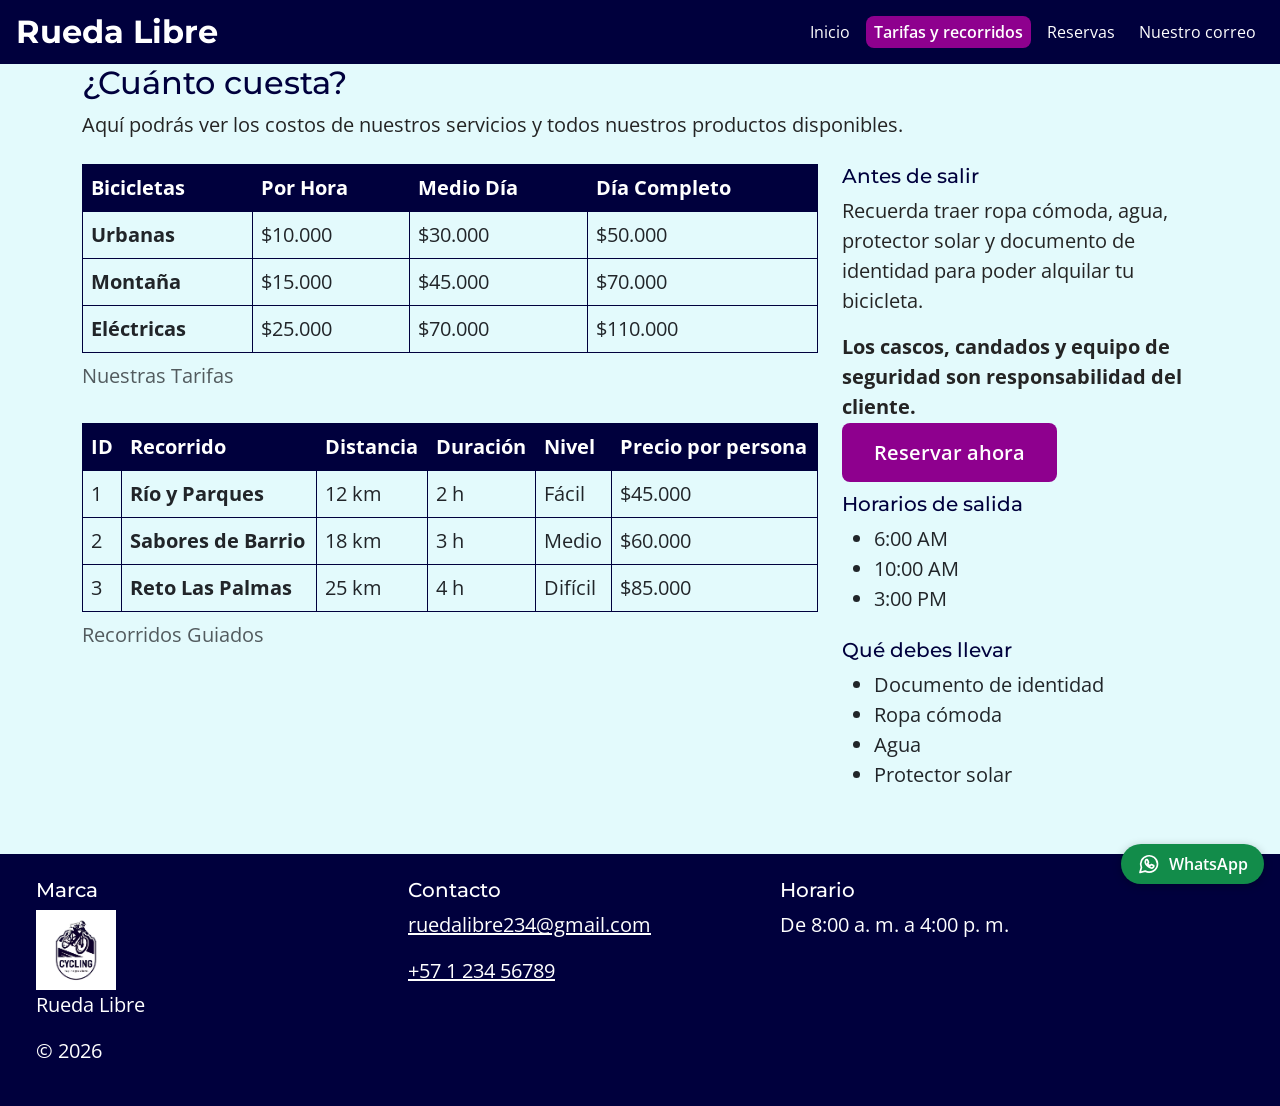
<file: paginas/tarifas.html>
<!DOCTYPE html>
<html lang="es">

<head>
 <link rel="preconnect" href="https://fonts.googleapis.com">
<link rel="preconnect" href="https://fonts.gstatic.com" crossorigin>
<link href="https://fonts.googleapis.com/css2?family=Montserrat:ital,wght@0,100..900;1,100..900&family=Noto+Serif:ital,wght@0,100..900;1,100..900&family=Open+Sans:ital,wght@0,300..800;1,300..800&family=Ubuntu:ital,wght@0,300;0,400;0,500;0,700;1,300;1,400;1,500;1,700&display=swap" rel="stylesheet">
    <meta charset="UTF-8">
    <meta name="viewport" content="width=device-width, initial-scale=1.0">
    <title>Tarifas | Alquiler de bicicletas en Medellín</title>
    <link href="https://cdn.jsdelivr.net/npm/bootstrap@5.3.8/dist/css/bootstrap.min.css" rel="stylesheet"
        integrity="sha384-sRIl4kxILFvY47J16cr9ZwB07vP4J8+LH7qKQnuqkuIAvNWLzeN8tE5YBujZqJLB" crossorigin="anonymous">
    <link rel="stylesheet" href="../CSS/styles.css">
</head>

<body>
    <header class="d-flex flex-column flex-md-row align-items-center justify-content-md-between gap-2 px-3 py-2">
        <a class="brand" href="../index.html">Rueda Libre</a>
        <nav class="menu align-self-stretch align-self-md-auto d-flex flex-wrap justify-content-center justify-content-md-end gap-2" aria-label="Navegación principal">
            <a class="px-2 py-1 fs-6" href="../index.html">Inicio</a>
            <a class="px-2 py-1 fs-6" id="activo" href="tarifas.html">Tarifas y recorridos</a>
            <a class="px-2 py-1 fs-6" href="reservas.html">Reservas</a>
            <a class="px-2 py-1 fs-6" href="mailto:ruedalibre234@gmail.com">Nuestro correo</a>
        </nav>
    </header>

    <main class="container">
        <div class="mb-4">
            <h1>¿Cuánto cuesta?</h1>
            <p>Aquí podrás ver los costos de nuestros servicios y todos nuestros productos disponibles.</p>
        </div>

        <div class="row g-4">
            <div class="col-12 col-lg-8">
                <section class="table-responsive mb-4" aria-label="Tarifas de alquiler">
                    <table>
                        <caption>Nuestras Tarifas</caption>
                        <thead>
                            <tr>
                                <th scope="col">Bicicletas</th>
                                <th scope="col">Por Hora</th>
                                <th scope="col">Medio Día</th>
                                <th scope="col">Día Completo</th>
                            </tr>
                        </thead>
                        <tbody>
                            <tr>
                                <th scope="row">Urbanas</th>
                                <td>$10.000</td>
                                <td>$30.000</td>
                                <td>$50.000</td>
                            </tr>
                            <tr>
                                <th scope="row">Montaña</th>
                                <td>$15.000</td>
                                <td>$45.000</td>
                                <td>$70.000</td>
                            </tr>
                            <tr>
                                <th scope="row">Eléctricas</th>
                                <td>$25.000</td>
                                <td>$70.000</td>
                                <td>$110.000</td>
                            </tr>
                        </tbody>
                    </table>
                </section>

                <section class="table-responsive" aria-label="Recorridos guiados">
                    <table class="routes-table">
                        <caption>Recorridos Guiados</caption>
                        <thead>
                            <tr>
                                <th scope="col">ID</th>
                                <th scope="col">Recorrido</th>
                                <th scope="col">Distancia</th>
                                <th scope="col">Duración</th>
                                <th scope="col">Nivel</th>
                                <th scope="col">Precio por persona</th>
                            </tr>
                        </thead>
                        <tbody>
                            <tr>
                                <td>1</td>
                                <th scope="row">Río y Parques</th>
                                <td>12 km</td>
                                <td>2 h</td>
                                <td>Fácil</td>
                                <td>$45.000</td>
                            </tr>
                            <tr>
                                <td>2</td>
                                <th scope="row">Sabores de Barrio</th>
                                <td>18 km</td>
                                <td>3 h</td>
                                <td>Medio</td>
                                <td>$60.000</td>
                            </tr>
                            <tr>
                                <td>3</td>
                                <th scope="row">Reto Las Palmas</th>
                                <td>25 km</td>
                                <td>4 h</td>
                                <td>Difícil</td>
                                <td>$85.000</td>
                            </tr>
                        </tbody>
                    </table>
                </section>
            </div>

            <aside class="col-12 col-lg-4">
                <section class="mb-4">
                    <h2>Antes de salir</h2>
                    <p>Recuerda traer ropa cómoda, agua, protector solar y documento de identidad para poder alquilar tu bicicleta.</p>
                    <p><strong>Los cascos, candados y equipo de seguridad son responsabilidad del cliente.</strong></p>
                    <a class="btn-action" href="reservas.html">Reservar ahora</a>
                </section>

                <section class="mb-4">
                    <h2>Horarios de salida</h2>
                    <ul>
                        <li>6:00 AM</li>
                        <li>10:00 AM</li>
                        <li>3:00 PM</li>
                    </ul>
                </section>

                <section class="aside-tarifas">
                    <h2>Qué debes llevar</h2>
                    <ul>
                        <li>Documento de identidad</li>
                        <li>Ropa cómoda</li>
                        <li>Agua</li>
                        <li>Protector solar</li>
                    </ul>
                </section>
            </aside>
        </div>
    </main>

    <footer class="mt-5 p-4">
        <div class="container row row-cols-1 row-cols-md-3 g-4">
            <section aria-labelledby="footer-marca">
                <h2 id="footer-marca">Marca</h2>
                <img class="img-fluid" src="../img/diseno-plantilla-logotipo-bicicleta_23-2150332110.avif" alt="Logo de Rueda Libre" width="80" height="80">
                <p>Rueda Libre</p>
                <p>&copy; 2026</p>
            </section>
            <section aria-labelledby="footer-contacto">
                <h2 id="footer-contacto">Contacto</h2>
                <p><a href="mailto:ruedalibre234@gmail.com">ruedalibre234@gmail.com</a></p>
                <p><a href="tel:+57123456789">+57 1 234 56789</a></p>
            </section>
            <section aria-labelledby="footer-horario">
                <h2 id="footer-horario">Horario</h2>
                <p>De 8:00 a. m. a 4:00 p. m.</p>
            </section>
        </div>
    </footer>
    <a class="whatsapp-float position-fixed bottom-0 end-0 m-3 d-inline-flex align-items-center gap-2 px-3 py-2" href="https://wa.me/57123456789?text=Hola%2C%20quiero%20informaci%C3%B3n%20sobre%20el%20alquiler%20de%20bicicletas." target="_blank" rel="noopener noreferrer" aria-label="Contáctanos por WhatsApp">
        <svg aria-hidden="true" viewBox="0 0 24 24" focusable="false">
            <path d="M20.5 11.7a8.4 8.4 0 0 1-12.4 7.4L3 20.5l1.4-5a8.4 8.4 0 1 1 16.1-3.8Z" />
            <path d="M8.8 8.2c.2-.5.5-.5.8-.5h.5c.2 0 .4.1.5.4l.8 1.8c.1.2.1.4 0 .6l-.6.7c-.2.2-.2.4 0 .6.5.8 1.1 1.4 1.9 1.9.2.1.4.1.6-.1l.8-.9c.2-.2.4-.2.6-.1l1.7.8c.3.1.4.3.4.5 0 .3-.2 1.1-.7 1.5-.5.5-1.2.7-1.9.6-1.1-.2-2.4-.8-3.7-2-1.1-1-2-2.3-2.2-3.4-.2-.9.1-1.7.5-2.4Z" />
        </svg>
        <span>WhatsApp</span>
    </a>
</body>

</html>
</file>
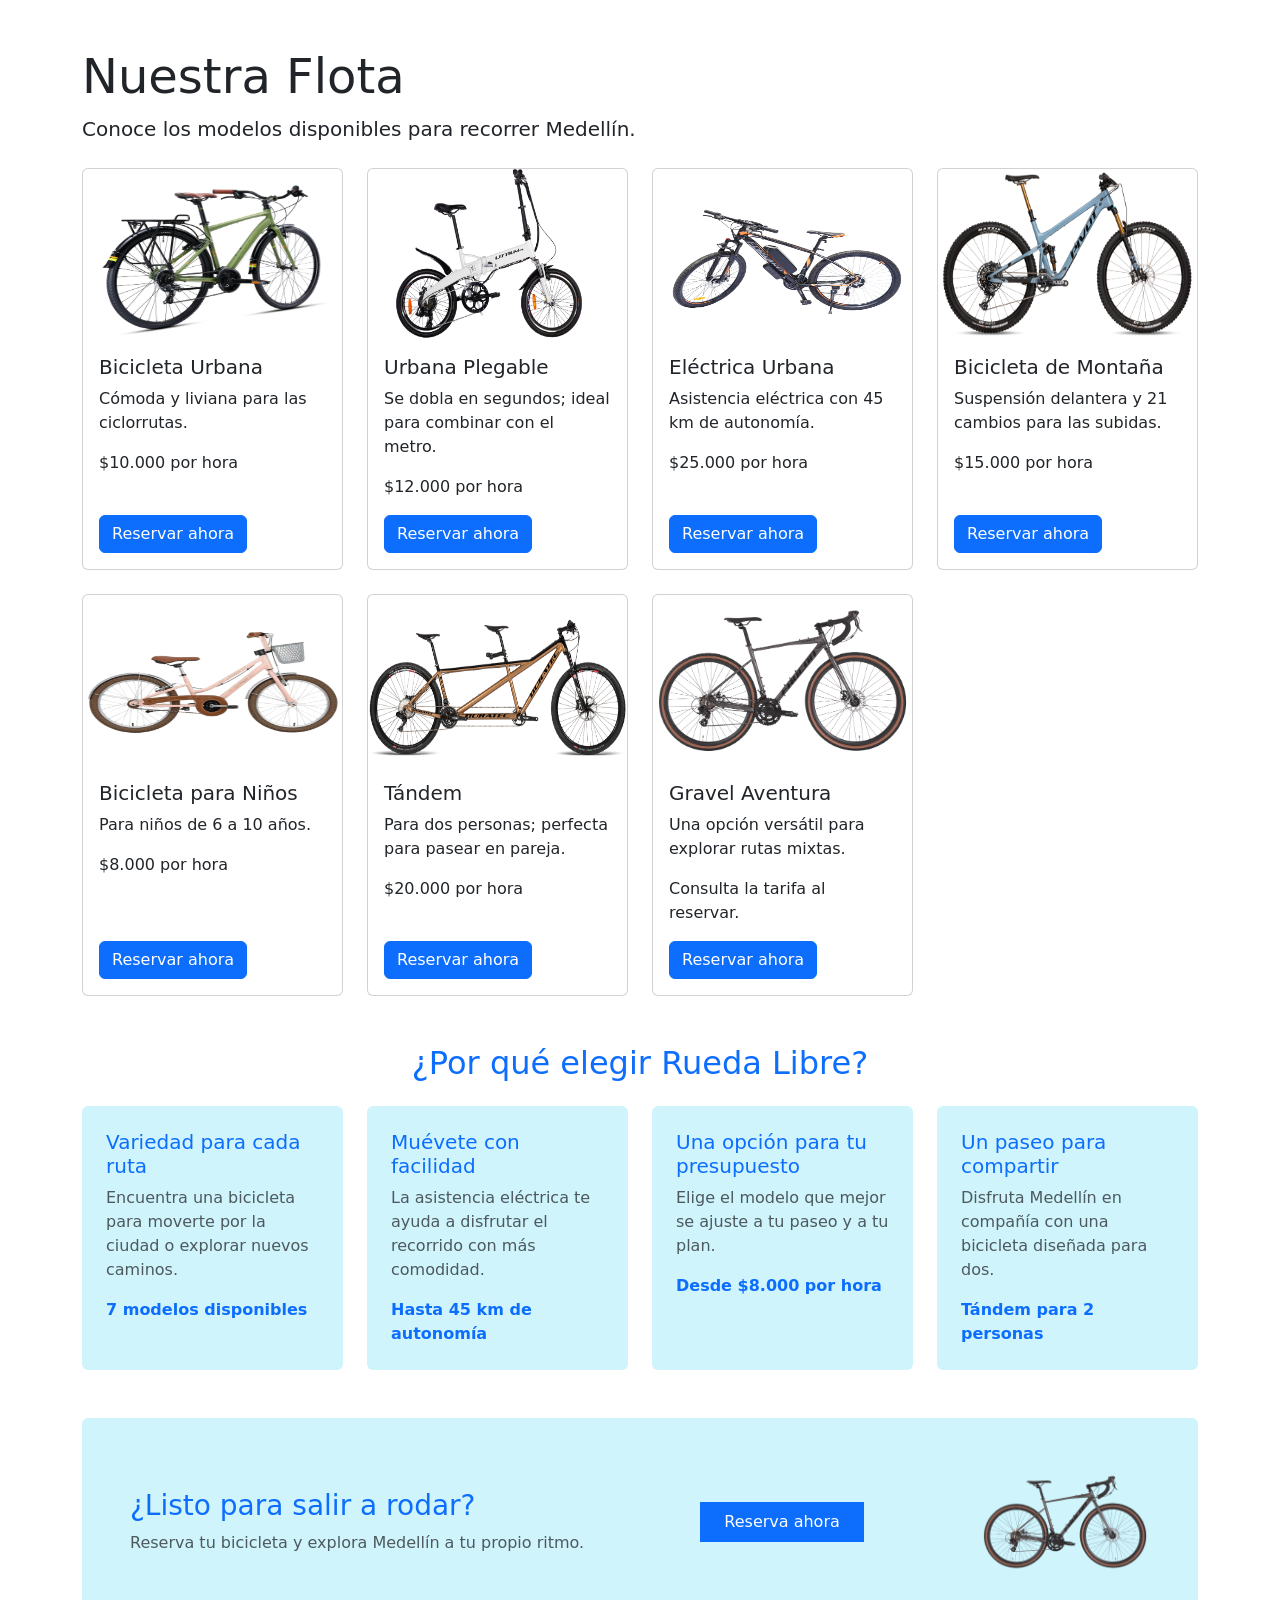
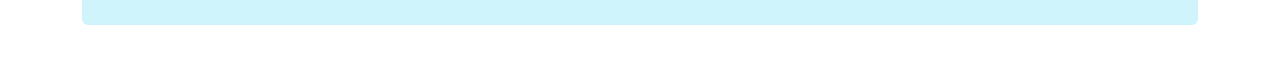
<file: pruebas/catalogo-bootstrap.html>
<!doctype html>
<html lang="es">
  <head>
    <meta charset="utf-8">
    <meta name="viewport" content="width=device-width, initial-scale=1">
    <title>Catálogo Bootstrap | Rueda Libre</title>
    <link
      href="https://cdn.jsdelivr.net/npm/bootstrap@5.3.8/dist/css/bootstrap.min.css"
      rel="stylesheet"
      integrity="sha384-sRIl4kxILFvY47J16cr9ZwB07vP4J8+LH7qKQnuqkuIAvNWLzeN8tE5YBujZqJLB"
      crossorigin="anonymous">
  </head>
  <body>
    <main class="container py-5">
      <header class="mb-4">
        <h1 class="display-5">Nuestra Flota</h1>
        <p class="lead">Conoce los modelos disponibles para recorrer Medellín.</p>
      </header>

      <section class="row row-cols-1 row-cols-sm-2 row-cols-lg-3 row-cols-xl-4 g-4" aria-label="Modelos de bicicletas">
        <article class="col">
          <div class="card h-100">
            <img src="../img/Urbana.png" class="card-img-top" alt="Bicicleta Urbana" width="170" height="170">
            <div class="card-body d-flex flex-column">
              <h2 class="h5 card-title">Bicicleta Urbana</h2>
              <p class="card-text">Cómoda y liviana para las ciclorrutas.</p>
              <p class="card-text">$10.000 por hora</p>
              <a class="btn btn-primary mt-auto align-self-start" href="../paginas/reservas.html">Reservar ahora</a>
            </div>
          </div>
        </article>
        <article class="col">
          <div class="card h-100">
            <img src="../img/bicicleta urbana plegable.png" class="card-img-top" alt="Bicicleta Urbana Plegable" width="170" height="170">
            <div class="card-body d-flex flex-column">
              <h2 class="h5 card-title">Urbana Plegable</h2>
              <p class="card-text">Se dobla en segundos; ideal para combinar con el metro.</p>
              <p class="card-text">$12.000 por hora</p>
              <a class="btn btn-primary mt-auto align-self-start" href="../paginas/reservas.html">Reservar ahora</a>
            </div>
          </div>
        </article>
        <article class="col">
          <div class="card h-100">
            <img src="../img/bicicleta electrica.jpeg" class="card-img-top" alt="Bicicleta Eléctrica" width="170" height="170">
            <div class="card-body d-flex flex-column">
              <h2 class="h5 card-title">Eléctrica Urbana</h2>
              <p class="card-text">Asistencia eléctrica con 45 km de autonomía.</p>
              <p class="card-text">$25.000 por hora</p>
              <a class="btn btn-primary mt-auto align-self-start" href="../paginas/reservas.html">Reservar ahora</a>
            </div>
          </div>
        </article>
        <article class="col">
          <div class="card h-100">
            <img src="../img/Montaña trail.webp" class="card-img-top" alt="Bicicleta de Montaña" width="170" height="170">
            <div class="card-body d-flex flex-column">
              <h2 class="h5 card-title">Bicicleta de Montaña</h2>
              <p class="card-text">Suspensión delantera y 21 cambios para las subidas.</p>
              <p class="card-text">$15.000 por hora</p>
              <a class="btn btn-primary mt-auto align-self-start" href="../paginas/reservas.html">Reservar ahora</a>
            </div>
          </div>
        </article>
        <article class="col">
          <div class="card h-100">
            <img src="../img/Bicicleta Infantil.png" class="card-img-top" alt="Bicicleta para Niños" width="170" height="170">
            <div class="card-body d-flex flex-column">
              <h2 class="h5 card-title">Bicicleta para Niños</h2>
              <p class="card-text">Para niños de 6 a 10 años.</p>
              <p class="card-text">$8.000 por hora</p>
              <a class="btn btn-primary mt-auto align-self-start" href="../paginas/reservas.html">Reservar ahora</a>
            </div>
          </div>
        </article>
        <article class="col">
          <div class="card h-100">
            <img src="../img/Tandem.png" class="card-img-top" alt="Bicicleta tándem para dos personas" width="170" height="170">
            <div class="card-body d-flex flex-column">
              <h2 class="h5 card-title">Tándem</h2>
              <p class="card-text">Para dos personas; perfecta para pasear en pareja.</p>
              <p class="card-text">$20.000 por hora</p>
              <a class="btn btn-primary mt-auto align-self-start" href="../paginas/reservas.html">Reservar ahora</a>
            </div>
          </div>
        </article>
        <article class="col">
          <div class="card h-100">
            <img src="../img/Gravel Aventura.png" class="card-img-top" alt="Bicicleta Gravel Aventura" width="170" height="170">
            <div class="card-body d-flex flex-column">
              <h2 class="h5 card-title">Gravel Aventura</h2>
              <p class="card-text">Una opción versátil para explorar rutas mixtas.</p>
              <p class="card-text">Consulta la tarifa al reservar.</p>
              <a class="btn btn-primary mt-auto align-self-start" href="../paginas/reservas.html">Reservar ahora</a>
            </div>
          </div>
        </article>
      </section>

      <section class="mt-5" aria-labelledby="beneficios-titulo">
        <h2 id="beneficios-titulo" class="h2 text-center text-primary mb-4">¿Por qué elegir Rueda Libre?</h2>
        <div class="row row-cols-1 row-cols-sm-2 row-cols-lg-4 g-4">
          <article class="col">
            <div class="h-100 rounded bg-info-subtle p-4">
              <h3 class="h5 text-primary mb-2">Variedad para cada ruta</h3>
              <p class="text-body-secondary mb-3">Encuentra una bicicleta para moverte por la ciudad o explorar nuevos caminos.</p>
              <p class="text-primary fw-bold mb-0">7 modelos disponibles</p>
            </div>
          </article>
          <article class="col">
            <div class="h-100 rounded bg-info-subtle p-4">
              <h3 class="h5 text-primary mb-2">Muévete con facilidad</h3>
              <p class="text-body-secondary mb-3">La asistencia eléctrica te ayuda a disfrutar el recorrido con más comodidad.</p>
              <p class="text-primary fw-bold mb-0">Hasta 45 km de autonomía</p>
            </div>
          </article>
          <article class="col">
            <div class="h-100 rounded bg-info-subtle p-4">
              <h3 class="h5 text-primary mb-2">Una opción para tu presupuesto</h3>
              <p class="text-body-secondary mb-3">Elige el modelo que mejor se ajuste a tu paseo y a tu plan.</p>
              <p class="text-primary fw-bold mb-0">Desde $8.000 por hora</p>
            </div>
          </article>
          <article class="col">
            <div class="h-100 rounded bg-info-subtle p-4">
              <h3 class="h5 text-primary mb-2">Un paseo para compartir</h3>
              <p class="text-body-secondary mb-3">Disfruta Medellín en compañía con una bicicleta diseñada para dos.</p>
              <p class="text-primary fw-bold mb-0">Tándem para 2 personas</p>
            </div>
          </article>
        </div>
      </section>

      <section class="mt-5 rounded bg-info-subtle p-4 p-md-5 d-flex flex-column flex-md-row align-items-center justify-content-between gap-4" aria-labelledby="reserva-titulo">
        <div>
          <h2 id="reserva-titulo" class="h3 text-primary mb-2">¿Listo para salir a rodar?</h2>
          <p class="text-body-secondary mb-0">Reserva tu bicicleta y explora Medellín a tu propio ritmo.</p>
        </div>
        <a class="d-inline-block bg-primary text-white px-4 py-2 text-decoration-none flex-shrink-0" href="../paginas/reservas.html">Reserva ahora</a>
        <img
          src="../img/Gravel Aventura.png"
          class="img-fluid d-none d-md-block"
          alt=""
          aria-hidden="true"
          width="170"
          height="170">
      </section>
    </main>
    <script
      src="https://cdn.jsdelivr.net/npm/bootstrap@5.3.8/dist/js/bootstrap.bundle.min.js"
      integrity="sha384-FKyoEForCGlyvwx9Hj09JcYn3nv7wiPVlz7YYwJrWVcXK/BmnVDxM+D2scQbITxI"
      crossorigin="anonymous"></script>
  </body>
</html>
</file>
<file: CSS/styles.css>
/* Variables */
:root {
  --blue-dark: rgb(0, 0, 61);
  --gray-dark: rgb(36, 36, 36);
  --blue-light: rgb(102, 220, 238);
  --blue-superlight: rgb(227, 250, 252);
  --purple-perfect: rgb(142, 0, 142);
  --white: rgb(255, 255, 255);
  --space-xs: 0.5rem;
  --space-sm: 1rem;
  --space-md: 1.5rem;
  --space-lg: 2rem;
  --font-heading: "Montserrat", sans-serif;
  --font-body: "Open Sans", sans-serif;
  --text-sm: 1.5rem;
  --text-base: 1.25rem;
  --text-lg: 2rem;
}

/* Base */
a {
  color: var(--gray-dark);
  font-family: var(--font-body);
  transition: color 0.2s ease;
}

a[href^="mailto:"],
a[href^="tel:"] {
  overflow-wrap: anywhere;
}

body {
  font-family: var(--font-body);
  font-size: var(--text-base);
  background: var(--blue-superlight);
}

a:hover {
  color: var(--purple-perfect);
}

h1,
h2,
h3,
h4 {
  font-family: var(--font-heading);
  color: var(--blue-dark);
}

h1 {
  font-size: var(--text-lg);
}

h2 {
  font-size: var(--text-base);
}

h3 {
  font-size: var(--text-sm);
}

h4 {
  font-size: var(--text-base);
}

p {
  font-family: var(--font-body);
  color: var(--gray-dark)
}

/* Identidad visual de la navegación */
header {
  background-color: var(--blue-dark);
}

.brand {
  color: var(--white);
  font-family: var(--font-heading);
  font-size: var(--text-lg);
  font-weight: 700;
  text-decoration: none;
}

.menu a {
  color: var(--white);
  background: transparent;
  text-decoration: none;
  border-radius: 0.5rem;
  transition: background 0.2s ease, color 0.2s ease;
}

.menu a:hover,
.menu a:focus-visible {
  outline: 3px solid var(--purple-perfect);
  outline-offset: 2px;
  background-color: var(--blue-light);
  color: var(--blue-dark);
}

.menu a#activo {
  color: var(--white);
  background-color: var(--purple-perfect);
  font-weight: 600;
}

/* Componentes */
.servicio,
.BNEW {
  border: 1px solid var(--blue-dark);
  border-radius: var(--space-xs);
  padding: var(--space-md);
}

.etiqueta-nuevo {
  padding: 0.25rem 0.625rem;
  border-radius: 999px;
  color: var(--white);
  background-color: var(--purple-perfect);
  font-size: 0.875rem;
  font-weight: 600;
}

.btn-action,
.form button {
  padding: var(--space-sm) var(--space-lg);
  border-radius: var(--space-xs);
  border: 0;
  color: var(--white);
  background-color: var(--purple-perfect);
  font: inherit;
  font-weight: 600;
  text-decoration: none;
  cursor: pointer;
  transition: background-color 0.2s ease, color 0.2s ease;
}

.btn-action:hover,
.btn-action:focus-visible,
.form button:hover,
.form button:focus-visible {
  color: var(--white);
  background-color: var(--blue-dark);
}

.btn-action:focus-visible {
  outline: 3px solid var(--purple-perfect);
  outline-offset: 3px;
}

/* Identidad visual del pie compartido */
footer {
  color: var(--white);
  background-color: var(--blue-dark);
}

footer h4,
footer h2,
footer p,
footer a {
  color: var(--white);
}

footer a:hover {
  color: var(--blue-light);
}

table {
  width: 100%;
  border-collapse: collapse;
}

th,
td {
  padding: var(--space-xs);
  border: 1px solid var(--blue-dark);
  text-align: left;
}

thead th {
  color: var(--white);
  background-color: var(--blue-dark);
}

@media (max-width: 767px) {
  .table-responsive table {
    table-layout: fixed;
  }

  .table-responsive th,
  .table-responsive td {
    padding: 0.2rem;
    font-size: 0.7rem;
    overflow-wrap: anywhere;
  }

  .routes-table th:nth-child(1),
  .routes-table td:nth-child(1) {
    width: 8%;
  }

  .routes-table th:nth-child(2),
  .routes-table td:nth-child(2) {
    width: 22%;
  }

  .routes-table th:nth-child(3),
  .routes-table td:nth-child(3) {
    width: 17%;
  }

  .routes-table th:nth-child(4),
  .routes-table td:nth-child(4) {
    width: 15%;
  }

  .routes-table th:nth-child(5),
  .routes-table td:nth-child(5) {
    width: 12%;
  }

  .routes-table th:nth-child(6),
  .routes-table td:nth-child(6) {
    width: 26%;
  }

  .routes-table th,
  .routes-table td {
    padding: 0.1rem;
    font-size: 0.65rem;
  }

  .routes-table th {
    font-size: 0.6rem;
    overflow-wrap: normal;
  }
}

.whatsapp-float {
  border-radius: 999px;
  color: var(--white);
  background-color: #128c4a;
  box-shadow: 0 2px 8px rgb(0 0 0 / 25%);
  font-size: 1rem;
  font-weight: 600;
  text-decoration: none;
}

.whatsapp-float:hover {
  color: var(--white);
  background-color: #0e703b;
}

.whatsapp-float:focus-visible {
  outline: 3px solid var(--blue-dark);
  outline-offset: 3px;
}

.whatsapp-float svg {
  width: 1.5rem;
  height: 1.5rem;
  fill: none;
  stroke: currentColor;
  stroke-linecap: round;
  stroke-linejoin: round;
  stroke-width: 1.7;
}

.form input:focus-visible,
.form select:focus-visible,
.form button:focus-visible {
  outline: 3px solid var(--purple-perfect);
  outline-offset: 2px;
}
</file>
<file: nocturna/src/output.css>
/*! tailwindcss v4.3.5 | MIT License | https://tailwindcss.com */
@layer properties{@supports (((-webkit-hyphens:none)) and (not (margin-trim:block))) or ((-moz-orient:inline) and (not (color:rgb(from red r g b)))){*,:before,:after,::backdrop{--tw-space-y-reverse:0;--tw-border-style:solid;--tw-font-weight:initial;--tw-tracking:initial;--tw-shadow:0 0 #0000;--tw-shadow-color:initial;--tw-shadow-alpha:100%;--tw-inset-shadow:0 0 #0000;--tw-inset-shadow-color:initial;--tw-inset-shadow-alpha:100%;--tw-ring-color:initial;--tw-ring-shadow:0 0 #0000;--tw-inset-ring-color:initial;--tw-inset-ring-shadow:0 0 #0000;--tw-ring-inset:initial;--tw-ring-offset-width:0px;--tw-ring-offset-color:#fff;--tw-ring-offset-shadow:0 0 #0000;--tw-duration:initial}}}@layer theme{:root,:host{--font-sans:-apple-system, BlinkMacSystemFont, "Segoe UI", Roboto, "Helvetica Neue", "Noto Sans", Arial, sans-serif, "Apple Color Emoji", "Segoe UI Emoji", "Segoe UI Symbol", "Noto Color Emoji";--font-mono:ui-monospace, SFMono-Regular, Menlo, Monaco, Consolas, "Liberation Mono", "Courier New", monospace;--color-sky-400:oklch(74.6% .16 232.661);--color-sky-500:oklch(68.5% .169 237.323);--color-sky-700:oklch(50% .134 242.749);--color-blue-700:oklch(48.8% .243 264.376);--color-slate-900:oklch(20.8% .042 265.755);--color-white:#fff;--spacing:.25rem;--container-xl:36rem;--container-3xl:48rem;--container-5xl:64rem;--text-sm:.875rem;--text-sm--line-height:calc(1.25 / .875);--text-base:1rem;--text-base--line-height:calc(1.5 / 1);--text-lg:1.125rem;--text-lg--line-height:calc(1.75 / 1.125);--text-xl:1.25rem;--text-xl--line-height:calc(1.75 / 1.25);--text-2xl:1.5rem;--text-2xl--line-height:calc(2 / 1.5);--text-3xl:1.875rem;--text-3xl--line-height:calc(2.25 / 1.875);--text-4xl:2.25rem;--text-4xl--line-height:calc(2.5 / 2.25);--text-5xl:3rem;--text-5xl--line-height:1;--text-6xl:3.75rem;--text-6xl--line-height:1;--font-weight-normal:400;--font-weight-semibold:600;--font-weight-bold:700;--tracking-wide:.025em;--radius-lg:.5rem;--default-transition-duration:.15s;--default-transition-timing-function:cubic-bezier(.4, 0, .2, 1);--default-font-family:var(--font-sans);--default-mono-font-family:var(--font-mono);--color-azul-nocturno:#0a1128;--color-luz-lunar:#f8fafc;--color-azul-electrico:#0ea5e9;--color-violeta-neon:#7c3aed;--color-verde-ruta:#10b981;--color-amarillo-farol:#fde047;--font-montserrat:"Montserrat", sans-serif;--font-open-sans:"Open Sans", sans-serif}}@layer base{*,:after,:before,::backdrop{box-sizing:border-box;border:0 solid;margin:0;padding:0}::file-selector-button{box-sizing:border-box;border:0 solid;margin:0;padding:0}html,:host{-webkit-text-size-adjust:100%;tab-size:4;line-height:1.5;font-family:var(--default-font-family,-apple-system, BlinkMacSystemFont, "Segoe UI", Roboto, "Helvetica Neue", "Noto Sans", Arial, sans-serif, "Apple Color Emoji", "Segoe UI Emoji", "Segoe UI Symbol", "Noto Color Emoji");font-feature-settings:var(--default-font-feature-settings,normal);font-variation-settings:var(--default-font-variation-settings,normal);-webkit-tap-highlight-color:transparent}hr{height:0;color:inherit;border-top-width:1px}abbr:where([title]){-webkit-text-decoration:underline dotted;text-decoration:underline dotted}h1,h2,h3,h4,h5,h6{font-size:inherit;font-weight:inherit}a{color:inherit;-webkit-text-decoration:inherit;-webkit-text-decoration:inherit;-webkit-text-decoration:inherit;text-decoration:inherit}b,strong{font-weight:bolder}code,kbd,samp,pre{font-family:var(--default-mono-font-family,ui-monospace, SFMono-Regular, Menlo, Monaco, Consolas, "Liberation Mono", "Courier New", monospace);font-feature-settings:var(--default-mono-font-feature-settings,normal);font-variation-settings:var(--default-mono-font-variation-settings,normal);font-size:1em}small{font-size:80%}sub,sup{vertical-align:baseline;font-size:75%;line-height:0;position:relative}sub{bottom:-.25em}sup{top:-.5em}table{text-indent:0;border-color:inherit;border-collapse:collapse}:-moz-focusring:where(:not(iframe)){outline:auto}progress{vertical-align:baseline}summary{display:list-item}ol,ul,menu{list-style:none}img,svg,video,canvas,audio,iframe,embed,object{vertical-align:middle;display:block}img,video{max-width:100%;height:auto}button,input,select,optgroup,textarea{font:inherit;font-feature-settings:inherit;font-variation-settings:inherit;letter-spacing:inherit;color:inherit;opacity:1;background-color:#0000;border-radius:0}::file-selector-button{font:inherit;font-feature-settings:inherit;font-variation-settings:inherit;letter-spacing:inherit;color:inherit;opacity:1;background-color:#0000;border-radius:0}:where(select:is([multiple],[size])) optgroup{font-weight:bolder}:where(select:is([multiple],[size])) optgroup option{padding-inline-start:20px}::file-selector-button{margin-inline-end:4px}::placeholder{opacity:1}@supports (not ((-webkit-appearance:-apple-pay-button))) or (contain-intrinsic-size:1px){::placeholder{color:currentColor}@supports (color:color-mix(in lab, red, red)){::placeholder{color:color-mix(in oklab, currentcolor 50%, transparent)}}}textarea{resize:vertical}::-webkit-search-decoration{-webkit-appearance:none}::-webkit-date-and-time-value{min-height:1lh;text-align:inherit}::-webkit-datetime-edit{display:inline-flex}::-webkit-datetime-edit-fields-wrapper{padding:0}::-webkit-datetime-edit{padding-block:0}::-webkit-datetime-edit-year-field{padding-block:0}::-webkit-datetime-edit-month-field{padding-block:0}::-webkit-datetime-edit-day-field{padding-block:0}::-webkit-datetime-edit-hour-field{padding-block:0}::-webkit-datetime-edit-minute-field{padding-block:0}::-webkit-datetime-edit-second-field{padding-block:0}::-webkit-datetime-edit-millisecond-field{padding-block:0}::-webkit-datetime-edit-meridiem-field{padding-block:0}::-webkit-calendar-picker-indicator{line-height:1}:-moz-ui-invalid{box-shadow:none}button,input:where([type=button],[type=reset],[type=submit]){appearance:button}::file-selector-button{appearance:button}::-webkit-inner-spin-button{height:auto}::-webkit-outer-spin-button{height:auto}[hidden]:where(:not([hidden=until-found])){display:none!important}body{font-family:var(--font-open-sans)}h1,h2,h3{font-family:var(--font-montserrat)}}@layer components{.btn-primary{border-radius:var(--radius-lg);background-color:var(--color-azul-electrico);padding-inline:calc(var(--spacing) * 4);padding-block:calc(var(--spacing) * 2);--tw-font-weight:var(--font-weight-semibold);font-weight:var(--font-weight-semibold);color:var(--color-azul-nocturno);transition-property:color,background-color,border-color,outline-color,text-decoration-color,fill,stroke,--tw-gradient-from,--tw-gradient-via,--tw-gradient-to;transition-timing-function:var(--tw-ease,var(--default-transition-timing-function));transition-duration:var(--tw-duration,var(--default-transition-duration))}@media (hover:hover){.btn-primary:hover{background-color:#0ea5e9cc}@supports (color:color-mix(in lab, red, red)){.btn-primary:hover{background-color:color-mix(in oklab, var(--color-azul-electrico) 80%, transparent)}}}.btn-primary:focus-visible{--tw-ring-shadow:var(--tw-ring-inset, ) 0 0 0 calc(2px + var(--tw-ring-offset-width)) var(--tw-ring-color,currentcolor);box-shadow:var(--tw-inset-shadow), var(--tw-inset-ring-shadow), var(--tw-ring-offset-shadow), var(--tw-ring-shadow), var(--tw-shadow);--tw-ring-color:var(--color-azul-nocturno);--tw-ring-offset-width:2px;--tw-ring-offset-shadow:var(--tw-ring-inset, ) 0 0 0 var(--tw-ring-offset-width) var(--tw-ring-offset-color);--tw-ring-offset-color:var(--color-luz-lunar);--tw-outline-style:none;outline-style:none}.btn-secondary{border-radius:var(--radius-lg);background-color:var(--color-violeta-neon);padding-inline:calc(var(--spacing) * 4);padding-block:calc(var(--spacing) * 2);--tw-font-weight:var(--font-weight-semibold);font-weight:var(--font-weight-semibold);color:var(--color-luz-lunar);transition-property:color,background-color,border-color,outline-color,text-decoration-color,fill,stroke,--tw-gradient-from,--tw-gradient-via,--tw-gradient-to;transition-timing-function:var(--tw-ease,var(--default-transition-timing-function));transition-duration:var(--tw-duration,var(--default-transition-duration))}@media (hover:hover){.btn-secondary:hover{background-color:var(--color-azul-nocturno)}}.btn-secondary:focus-visible{--tw-ring-shadow:var(--tw-ring-inset, ) 0 0 0 calc(2px + var(--tw-ring-offset-width)) var(--tw-ring-color,currentcolor);box-shadow:var(--tw-inset-shadow), var(--tw-inset-ring-shadow), var(--tw-ring-offset-shadow), var(--tw-ring-shadow), var(--tw-shadow);--tw-ring-color:var(--color-azul-nocturno);--tw-ring-offset-width:2px;--tw-ring-offset-shadow:var(--tw-ring-inset, ) 0 0 0 var(--tw-ring-offset-width) var(--tw-ring-offset-color);--tw-ring-offset-color:var(--color-luz-lunar);--tw-outline-style:none;outline-style:none}.btn-outline{border-radius:var(--radius-lg);border-style:var(--tw-border-style);border-width:2px;border-color:var(--color-azul-nocturno);padding-inline:calc(var(--spacing) * 4);padding-block:calc(var(--spacing) * 2);--tw-font-weight:var(--font-weight-semibold);font-weight:var(--font-weight-semibold);color:var(--color-azul-nocturno);transition-property:color,background-color,border-color,outline-color,text-decoration-color,fill,stroke,--tw-gradient-from,--tw-gradient-via,--tw-gradient-to;transition-timing-function:var(--tw-ease,var(--default-transition-timing-function));transition-duration:var(--tw-duration,var(--default-transition-duration));background-color:#0000}@media (hover:hover){.btn-outline:hover{background-color:var(--color-azul-nocturno);color:var(--color-luz-lunar)}}.btn-outline:focus-visible{--tw-ring-shadow:var(--tw-ring-inset, ) 0 0 0 calc(2px + var(--tw-ring-offset-width)) var(--tw-ring-color,currentcolor);box-shadow:var(--tw-inset-shadow), var(--tw-inset-ring-shadow), var(--tw-ring-offset-shadow), var(--tw-ring-shadow), var(--tw-shadow);--tw-ring-color:var(--color-azul-nocturno);--tw-ring-offset-width:2px;--tw-ring-offset-shadow:var(--tw-ring-inset, ) 0 0 0 var(--tw-ring-offset-width) var(--tw-ring-offset-color);--tw-ring-offset-color:var(--color-luz-lunar);--tw-outline-style:none;outline-style:none}@media (prefers-color-scheme:dark){.btn-primary:focus-visible,.btn-secondary:focus-visible,.btn-outline:focus-visible{--tw-ring-color:var(--color-amarillo-farol);--tw-ring-offset-color:var(--color-azul-nocturno)}.btn-secondary:hover{background-color:#7c3aedcc}@supports (color:color-mix(in lab, red, red)){.btn-secondary:hover{background-color:color-mix(in oklab, var(--color-violeta-neon) 80%, transparent)}}.btn-outline{border-color:var(--color-luz-lunar);color:var(--color-luz-lunar)}.btn-outline:hover{background-color:var(--color-luz-lunar);color:var(--color-azul-nocturno)}}}@layer utilities{.mx-auto{margin-inline:auto}.mt-1{margin-top:var(--spacing)}.mt-2{margin-top:calc(var(--spacing) * 2)}.mt-3{margin-top:calc(var(--spacing) * 3)}.mt-4{margin-top:calc(var(--spacing) * 4)}.mb-2{margin-bottom:calc(var(--spacing) * 2)}.mb-4{margin-bottom:calc(var(--spacing) * 4)}.block{display:block}.flex{display:flex}.grid{display:grid}.hidden{display:none}.inline-block{display:inline-block}.h-56{height:calc(var(--spacing) * 56)}.h-auto{height:auto}.h-full{height:100%}.min-h-screen{min-height:100vh}.w-full{width:100%}.max-w-3xl{max-width:var(--container-3xl)}.max-w-5xl{max-width:var(--container-5xl)}.max-w-xl{max-width:var(--container-xl)}.grid-cols-1{grid-template-columns:repeat(1,minmax(0,1fr))}.flex-col{flex-direction:column}.flex-wrap{flex-wrap:wrap}.items-center{align-items:center}.justify-between{justify-content:space-between}.justify-center{justify-content:center}.gap-4{gap:calc(var(--spacing) * 4)}.gap-6{gap:calc(var(--spacing) * 6)}:where(.space-y-1>:not(:last-child)){--tw-space-y-reverse:0;margin-block-start:calc(var(--spacing) * var(--tw-space-y-reverse));margin-block-end:calc(var(--spacing) * calc(1 - var(--tw-space-y-reverse)))}:where(.space-y-2>:not(:last-child)){--tw-space-y-reverse:0;margin-block-start:calc(calc(var(--spacing) * 2) * var(--tw-space-y-reverse));margin-block-end:calc(calc(var(--spacing) * 2) * calc(1 - var(--tw-space-y-reverse)))}:where(.space-y-4>:not(:last-child)){--tw-space-y-reverse:0;margin-block-start:calc(calc(var(--spacing) * 4) * var(--tw-space-y-reverse));margin-block-end:calc(calc(var(--spacing) * 4) * calc(1 - var(--tw-space-y-reverse)))}:where(.space-y-10>:not(:last-child)){--tw-space-y-reverse:0;margin-block-start:calc(calc(var(--spacing) * 10) * var(--tw-space-y-reverse));margin-block-end:calc(calc(var(--spacing) * 10) * calc(1 - var(--tw-space-y-reverse)))}.overflow-hidden{overflow:hidden}.rounded-lg{border-radius:var(--radius-lg)}.border{border-style:var(--tw-border-style);border-width:1px}.border-l-4{border-left-style:var(--tw-border-style);border-left-width:4px}.border-azul-nocturno{border-color:var(--color-azul-nocturno)}.border-azul-nocturno\/50{border-color:#0a112880}@supports (color:color-mix(in lab, red, red)){.border-azul-nocturno\/50{border-color:color-mix(in oklab, var(--color-azul-nocturno) 50%, transparent)}}.bg-amarillo-farol{background-color:var(--color-amarillo-farol)}.bg-amarillo-farol\/10{background-color:#fde0471a}@supports (color:color-mix(in lab, red, red)){.bg-amarillo-farol\/10{background-color:color-mix(in oklab, var(--color-amarillo-farol) 10%, transparent)}}.bg-azul-electrico\/10{background-color:#0ea5e91a}@supports (color:color-mix(in lab, red, red)){.bg-azul-electrico\/10{background-color:color-mix(in oklab, var(--color-azul-electrico) 10%, transparent)}}.bg-azul-nocturno\/5{background-color:#0a11280d}@supports (color:color-mix(in lab, red, red)){.bg-azul-nocturno\/5{background-color:color-mix(in oklab, var(--color-azul-nocturno) 5%, transparent)}}.bg-luz-lunar{background-color:var(--color-luz-lunar)}.bg-sky-500{background-color:var(--color-sky-500)}.bg-verde-ruta{background-color:var(--color-verde-ruta)}.bg-verde-ruta\/10{background-color:#10b9811a}@supports (color:color-mix(in lab, red, red)){.bg-verde-ruta\/10{background-color:color-mix(in oklab, var(--color-verde-ruta) 10%, transparent)}}.bg-violeta-neon{background-color:var(--color-violeta-neon)}.object-cover{object-fit:cover}.p-4{padding:calc(var(--spacing) * 4)}.px-3{padding-inline:calc(var(--spacing) * 3)}.px-4{padding-inline:calc(var(--spacing) * 4)}.py-1{padding-block:var(--spacing)}.py-2{padding-block:calc(var(--spacing) * 2)}.py-3{padding-block:calc(var(--spacing) * 3)}.py-4{padding-block:calc(var(--spacing) * 4)}.py-6{padding-block:calc(var(--spacing) * 6)}.py-8{padding-block:calc(var(--spacing) * 8)}.py-10{padding-block:calc(var(--spacing) * 10)}.text-center{text-align:center}.font-sans{font-family:var(--font-sans)}.text-2xl{font-size:var(--text-2xl);line-height:var(--tw-leading,var(--text-2xl--line-height))}.text-3xl{font-size:var(--text-3xl);line-height:var(--tw-leading,var(--text-3xl--line-height))}.text-4xl{font-size:var(--text-4xl);line-height:var(--tw-leading,var(--text-4xl--line-height))}.text-6xl{font-size:var(--text-6xl);line-height:var(--tw-leading,var(--text-6xl--line-height))}.text-base{font-size:var(--text-base);line-height:var(--tw-leading,var(--text-base--line-height))}.text-lg{font-size:var(--text-lg);line-height:var(--tw-leading,var(--text-lg--line-height))}.text-sm{font-size:var(--text-sm);line-height:var(--tw-leading,var(--text-sm--line-height))}.text-xl{font-size:var(--text-xl);line-height:var(--tw-leading,var(--text-xl--line-height))}.font-bold{--tw-font-weight:var(--font-weight-bold);font-weight:var(--font-weight-bold)}.font-normal{--tw-font-weight:var(--font-weight-normal);font-weight:var(--font-weight-normal)}.font-semibold{--tw-font-weight:var(--font-weight-semibold);font-weight:var(--font-weight-semibold)}.tracking-wide{--tw-tracking:var(--tracking-wide);letter-spacing:var(--tracking-wide)}.text-azul-nocturno{color:var(--color-azul-nocturno)}.text-azul-nocturno\/65{color:#0a1128a6}@supports (color:color-mix(in lab, red, red)){.text-azul-nocturno\/65{color:color-mix(in oklab, var(--color-azul-nocturno) 65%, transparent)}}.text-azul-nocturno\/70{color:#0a1128b3}@supports (color:color-mix(in lab, red, red)){.text-azul-nocturno\/70{color:color-mix(in oklab, var(--color-azul-nocturno) 70%, transparent)}}.text-azul-nocturno\/75{color:#0a1128bf}@supports (color:color-mix(in lab, red, red)){.text-azul-nocturno\/75{color:color-mix(in oklab, var(--color-azul-nocturno) 75%, transparent)}}.text-luz-lunar{color:var(--color-luz-lunar)}.text-slate-900{color:var(--color-slate-900)}.text-white{color:var(--color-white)}.uppercase{text-transform:uppercase}.shadow-lg{--tw-shadow:0 10px 15px -3px var(--tw-shadow-color,#0000001a), 0 4px 6px -4px var(--tw-shadow-color,#0000001a);box-shadow:var(--tw-inset-shadow), var(--tw-inset-ring-shadow), var(--tw-ring-offset-shadow), var(--tw-ring-shadow), var(--tw-shadow)}.transition-all{transition-property:all;transition-timing-function:var(--tw-ease,var(--default-transition-timing-function));transition-duration:var(--tw-duration,var(--default-transition-duration))}.duration-300{--tw-duration:.3s;transition-duration:.3s}@media (hover:hover){:is(:where(.group):hover .group-hover\:stroke-white){stroke:var(--color-white)}}.placeholder\:text-azul-nocturno\/65::placeholder{color:#0a1128a6}@supports (color:color-mix(in lab, red, red)){.placeholder\:text-azul-nocturno\/65::placeholder{color:color-mix(in oklab, var(--color-azul-nocturno) 65%, transparent)}}@media (hover:hover){.hover\:border-violeta-neon:hover{border-color:var(--color-violeta-neon)}.hover\:bg-blue-700:hover{background-color:var(--color-blue-700)}.hover\:text-violeta-neon:hover{color:var(--color-violeta-neon)}.hover\:shadow-xl:hover{--tw-shadow:0 20px 25px -5px var(--tw-shadow-color,#0000001a), 0 8px 10px -6px var(--tw-shadow-color,#0000001a);box-shadow:var(--tw-inset-shadow), var(--tw-inset-ring-shadow), var(--tw-ring-offset-shadow), var(--tw-ring-shadow), var(--tw-shadow)}}.focus\:ring-sky-400:focus{--tw-ring-color:var(--color-sky-400)}.focus\:outline-none:focus{--tw-outline-style:none;outline-style:none}.focus-visible\:ring-2:focus-visible{--tw-ring-shadow:var(--tw-ring-inset, ) 0 0 0 calc(2px + var(--tw-ring-offset-width)) var(--tw-ring-color,currentcolor);box-shadow:var(--tw-inset-shadow), var(--tw-inset-ring-shadow), var(--tw-ring-offset-shadow), var(--tw-ring-shadow), var(--tw-shadow)}.focus-visible\:ring-azul-nocturno:focus-visible{--tw-ring-color:var(--color-azul-nocturno)}.focus-visible\:ring-offset-2:focus-visible{--tw-ring-offset-width:2px;--tw-ring-offset-shadow:var(--tw-ring-inset, ) 0 0 0 var(--tw-ring-offset-width) var(--tw-ring-offset-color)}.focus-visible\:ring-offset-luz-lunar:focus-visible{--tw-ring-offset-color:var(--color-luz-lunar)}.focus-visible\:outline-none:focus-visible{--tw-outline-style:none;outline-style:none}.active\:bg-sky-700:active{background-color:var(--color-sky-700)}@media (min-width:40rem){.sm\:grid-cols-2{grid-template-columns:repeat(2,minmax(0,1fr))}.sm\:gap-6{gap:calc(var(--spacing) * 6)}.sm\:p-5{padding:calc(var(--spacing) * 5)}.sm\:py-12{padding-block:calc(var(--spacing) * 12)}.sm\:text-2xl{font-size:var(--text-2xl);line-height:var(--tw-leading,var(--text-2xl--line-height))}.sm\:text-4xl{font-size:var(--text-4xl);line-height:var(--tw-leading,var(--text-4xl--line-height))}.sm\:text-5xl{font-size:var(--text-5xl);line-height:var(--tw-leading,var(--text-5xl--line-height))}.sm\:text-lg{font-size:var(--text-lg);line-height:var(--tw-leading,var(--text-lg--line-height))}.sm\:text-xl{font-size:var(--text-xl);line-height:var(--tw-leading,var(--text-xl--line-height))}}@media (min-width:48rem){.md\:flex{display:flex}.md\:flex-row{flex-direction:row}.md\:justify-between{justify-content:space-between}.md\:py-8{padding-block:calc(var(--spacing) * 8)}.md\:text-left{text-align:left}}@media (min-width:64rem){.lg\:grid-cols-3{grid-template-columns:repeat(3,minmax(0,1fr))}.lg\:grid-cols-4{grid-template-columns:repeat(4,minmax(0,1fr))}.lg\:gap-8{gap:calc(var(--spacing) * 8)}.lg\:gap-10{gap:calc(var(--spacing) * 10)}.lg\:p-6{padding:calc(var(--spacing) * 6)}.lg\:py-16{padding-block:calc(var(--spacing) * 16)}.lg\:text-3xl{font-size:var(--text-3xl);line-height:var(--tw-leading,var(--text-3xl--line-height))}.lg\:text-5xl{font-size:var(--text-5xl);line-height:var(--tw-leading,var(--text-5xl--line-height))}.lg\:text-6xl{font-size:var(--text-6xl);line-height:var(--tw-leading,var(--text-6xl--line-height))}}@media (prefers-color-scheme:dark){.dark\:border-amarillo-farol{border-color:var(--color-amarillo-farol)}.dark\:border-azul-electrico{border-color:var(--color-azul-electrico)}.dark\:border-luz-lunar\/40{border-color:#f8fafc66}@supports (color:color-mix(in lab, red, red)){.dark\:border-luz-lunar\/40{border-color:color-mix(in oklab, var(--color-luz-lunar) 40%, transparent)}}.dark\:border-verde-ruta{border-color:var(--color-verde-ruta)}.dark\:bg-amarillo-farol\/15{background-color:#fde04726}@supports (color:color-mix(in lab, red, red)){.dark\:bg-amarillo-farol\/15{background-color:color-mix(in oklab, var(--color-amarillo-farol) 15%, transparent)}}.dark\:bg-azul-electrico\/15{background-color:#0ea5e926}@supports (color:color-mix(in lab, red, red)){.dark\:bg-azul-electrico\/15{background-color:color-mix(in oklab, var(--color-azul-electrico) 15%, transparent)}}.dark\:bg-azul-nocturno{background-color:var(--color-azul-nocturno)}.dark\:bg-luz-lunar\/5{background-color:#f8fafc0d}@supports (color:color-mix(in lab, red, red)){.dark\:bg-luz-lunar\/5{background-color:color-mix(in oklab, var(--color-luz-lunar) 5%, transparent)}}.dark\:bg-verde-ruta\/15{background-color:#10b98126}@supports (color:color-mix(in lab, red, red)){.dark\:bg-verde-ruta\/15{background-color:color-mix(in oklab, var(--color-verde-ruta) 15%, transparent)}}.dark\:text-azul-electrico{color:var(--color-azul-electrico)}.dark\:text-luz-lunar{color:var(--color-luz-lunar)}.dark\:text-luz-lunar\/65{color:#f8fafca6}@supports (color:color-mix(in lab, red, red)){.dark\:text-luz-lunar\/65{color:color-mix(in oklab, var(--color-luz-lunar) 65%, transparent)}}.dark\:text-luz-lunar\/80{color:#f8fafccc}@supports (color:color-mix(in lab, red, red)){.dark\:text-luz-lunar\/80{color:color-mix(in oklab, var(--color-luz-lunar) 80%, transparent)}}.dark\:placeholder\:text-luz-lunar\/65::placeholder{color:#f8fafca6}@supports (color:color-mix(in lab, red, red)){.dark\:placeholder\:text-luz-lunar\/65::placeholder{color:color-mix(in oklab, var(--color-luz-lunar) 65%, transparent)}}@media (hover:hover){.dark\:hover\:border-azul-electrico:hover{border-color:var(--color-azul-electrico)}.dark\:hover\:text-amarillo-farol:hover{color:var(--color-amarillo-farol)}}.dark\:focus-visible\:ring-amarillo-farol:focus-visible{--tw-ring-color:var(--color-amarillo-farol)}.dark\:focus-visible\:ring-offset-azul-nocturno:focus-visible{--tw-ring-offset-color:var(--color-azul-nocturno)}}}@property --tw-space-y-reverse{syntax:"*";inherits:false;initial-value:0}@property --tw-border-style{syntax:"*";inherits:false;initial-value:solid}@property --tw-font-weight{syntax:"*";inherits:false}@property --tw-tracking{syntax:"*";inherits:false}@property --tw-shadow{syntax:"*";inherits:false;initial-value:0 0 #0000}@property --tw-shadow-color{syntax:"*";inherits:false}@property --tw-shadow-alpha{syntax:"<percentage>";inherits:false;initial-value:100%}@property --tw-inset-shadow{syntax:"*";inherits:false;initial-value:0 0 #0000}@property --tw-inset-shadow-color{syntax:"*";inherits:false}@property --tw-inset-shadow-alpha{syntax:"<percentage>";inherits:false;initial-value:100%}@property --tw-ring-color{syntax:"*";inherits:false}@property --tw-ring-shadow{syntax:"*";inherits:false;initial-value:0 0 #0000}@property --tw-inset-ring-color{syntax:"*";inherits:false}@property --tw-inset-ring-shadow{syntax:"*";inherits:false;initial-value:0 0 #0000}@property --tw-ring-inset{syntax:"*";inherits:false}@property --tw-ring-offset-width{syntax:"<length>";inherits:false;initial-value:0}@property --tw-ring-offset-color{syntax:"*";inherits:false;initial-value:#fff}@property --tw-ring-offset-shadow{syntax:"*";inherits:false;initial-value:0 0 #0000}@property --tw-duration{syntax:"*";inherits:false}
</file>
